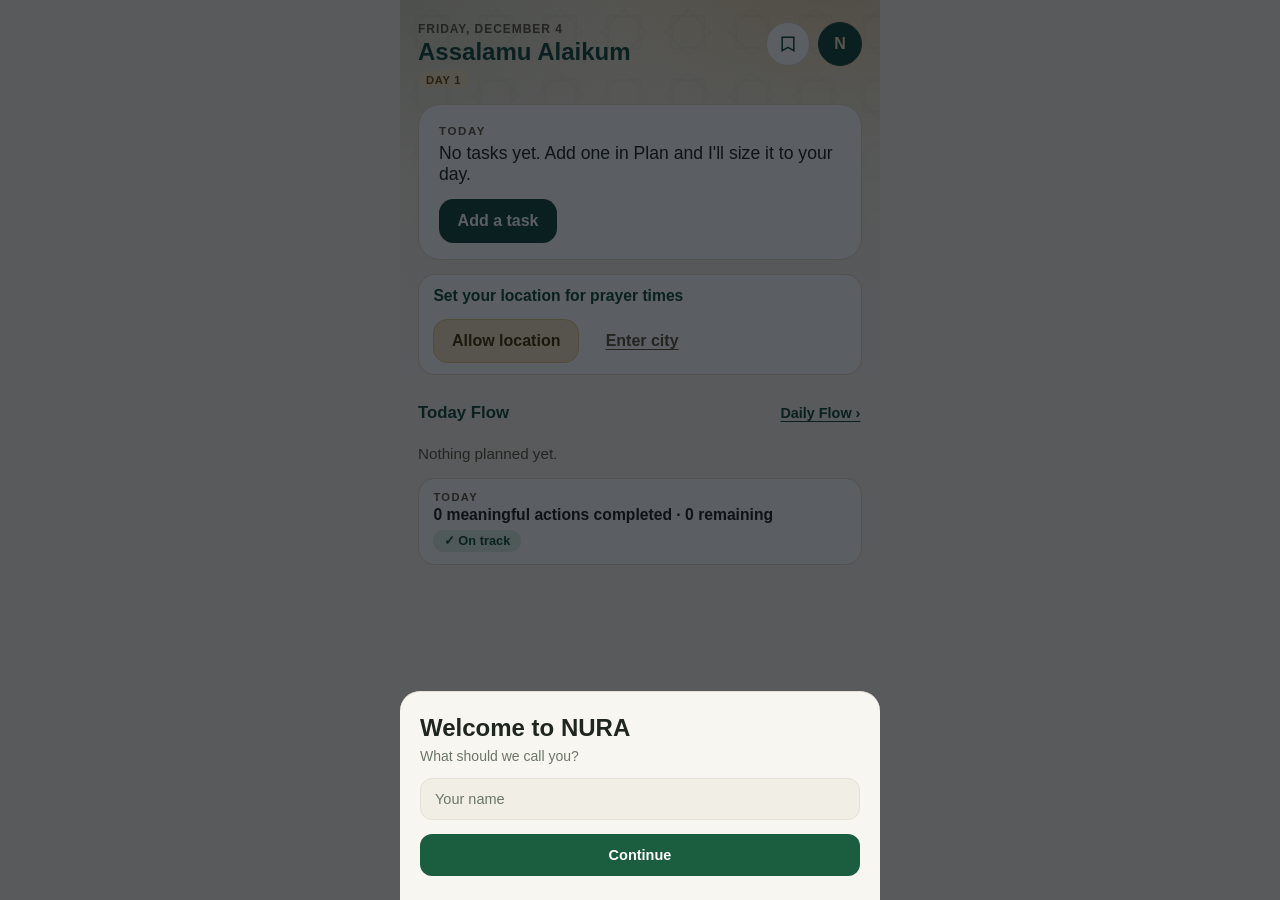
<file: index.html>
<!DOCTYPE html>
<html lang="en" class="on-home">
<head>
<meta charset="UTF-8">
<meta name="viewport" content="width=device-width, initial-scale=1.0">
<title>NURA (Pre-20 Baseline)</title>
<link rel="stylesheet" href="css/style.css">
<link rel="stylesheet" href="css/sprint1.css">
</head>
<body>

<div id="app">

  <!-- TODAY (Sprint 1): rendered by js/features/today.js. The old Home cards (Salah hero, priority card, progress
       ring, tiles) are gone from this screen; the priority card element is kept parked below only because the
       Duniya tools still mount it. -->
  <main class="view" id="view-home" data-view="home">
    <div class="home-atmosphere" aria-hidden="true"></div>
    <div id="today-root"></div>
  </main>
  <div id="priority-park" class="hidden" aria-hidden="true">
    <section class="card priority-card" id="priority-card-el">
      <div class="card-row pc-eyebrow-row">
        <h2>Today's Priority</h2>
      </div>

      <div id="priority-content">
        <div id="priority-checkin" class="hidden">
          <p class="priority-checkin-text" id="priority-checkin-text"></p>
          <div class="priority-checkin-buttons">
            <button class="action-btn primary" id="checkin-completed-btn">Completed</button>
            <button class="action-btn" id="checkin-partly-btn">Partly</button>
            <button class="action-btn warn" id="checkin-notyet-btn">Not yet</button>
          </div>
        </div>

        <div id="priority-empty" class="pc-empty hidden">
          <span class="pc-empty-icon" aria-hidden="true">🌱</span>
          <p class="pc-empty-title">What would make today feel successful?</p>
          <p class="pc-empty-sub">Pick one thing. NURA will help you do it.</p>
          <button class="btn pc-cta" id="priority-open-picker" type="button">Choose today's priority</button>
        </div>

        <div id="priority-picker" class="hidden">
          <p class="muted-line hidden" id="priority-adjustment-note"></p>
          <div id="priority-picker-main">
            <p class="muted-line">Pick what matters most today, or create your own.</p>
            <div class="preset-plan-grid" id="preset-plan-grid"></div>
            <div class="priority-custom-row">
              <input type="text" class="text-input" id="priority-custom-input" placeholder="Create your own goal..." maxlength="60">
              <button class="btn btn-primary" id="priority-custom-btn">Set</button>
            </div>
          </div>
          <div id="priority-picker-step" class="hidden"></div>
        </div>

        <div id="priority-active" class="hidden">
          <div class="pc-title-row">
            <span class="pc-icon" id="priority-icon" aria-hidden="true">⭐</span>
            <div class="pc-title-text">
              <p class="priority-title" id="priority-title"></p>
              <p class="pc-meta" id="priority-meta"></p>
            </div>
          </div>
          <p class="priority-why" id="priority-why"></p>

          <div id="priority-view-generic">
            <div id="priority-extra-content"></div>
            <div id="priority-timer-wrap">
              <div class="focus-duration-row hidden" id="focus-duration-row">
                <button class="duration-chip" data-minutes="5">5</button>
                <button class="duration-chip" data-minutes="10">10</button>
                <button class="duration-chip" data-minutes="15">15</button>
                <button class="duration-chip" data-minutes="20">20</button>
                <button class="duration-chip" data-minutes="25">25</button>
                <button class="duration-chip" data-minutes="30">30</button>
                <button class="duration-chip" data-minutes="45">45</button>
                <button class="duration-chip" data-minutes="60">60</button>
                <input type="number" id="focus-duration-custom" class="duration-custom-input" placeholder="Custom" min="1" max="180">
              </div>
              <p class="focus-clock" id="focus-clock">20:00</p>
              <div class="focus-controls">
                <button class="btn btn-primary btn-full pc-cta" id="focus-start-btn">Start</button>
                <button class="btn btn-outline btn-full hidden" id="focus-pause-btn">Pause</button>
                <button class="btn btn-outline btn-full hidden" id="focus-stop-btn">Finish</button>
              </div>
            </div>
            <p class="priority-done-text hidden" id="priority-done-text">Completed today ✓</p>
          </div>

          <div id="priority-view-salah" class="hidden"></div>
          <div id="priority-view-sleep" class="hidden"></div>
          <div id="priority-view-goal" class="pc-goal hidden"></div>

          <button class="priority-change-link" id="priority-change-btn">Choose a different priority</button>
        </div>
      </div>
    </section>

  </div>

  <!-- DAILY FLOW + LIFE GRID: opened from Home's progress card; not a tab -->
  <main class="view hidden" id="view-flow" data-view="flow">
    <header class="fl-header">
      <button class="fl-back" id="flow-back" type="button">&larr; Home</button>
      <h1 class="fl-title">Daily Flow</h1>
    </header>
    <div class="fl-tabs" role="tablist" aria-label="Daily Flow views">
      <button class="fl-tab active" data-fltab="today" role="tab" aria-selected="true" type="button">Today</button>
      <button class="fl-tab" data-fltab="week" role="tab" aria-selected="false" type="button">Week</button>
    </div>
    <p class="fl-note hidden" id="flow-note" role="status" aria-live="polite"></p>
    <div id="flow-body"></div>
  </main>

  <!-- SUNNAH -->
  <main class="view hidden" id="view-sunnah" data-view="sunnah">
    <header class="top-header">
      <div>
        <p class="eyebrow" id="sunnah-date"></p>
        <h1>Sunnah</h1>
      </div>
    </header>

    <div class="subtab-row" id="sunnah-subtabs">
      <button class="subtab active" data-subtab="routine">Routine</button>
      <button class="subtab" data-subtab="akhlaq">Akhlaq</button>
      <button class="subtab" data-subtab="duas">Duas</button>
      <button class="subtab" data-subtab="quran">Quran</button>
      <button class="subtab" data-subtab="hadith">Hadith &amp; Quiz</button>
    </div>

    <div id="sunnah-panel-routine" class="sunnah-panel">
      <section class="card">
        <p class="muted-line">Obligatory prayers and their nearby Sunnah/remembrance, organized by time. Tap to expand a section, then mark what you did.</p>
      </section>
      <div id="routine-sections"></div>
    </div>

    <div id="sunnah-panel-akhlaq" class="sunnah-panel hidden">
      <section class="card">
        <h2>Character (Akhlaq)</h2>
        <p class="muted-line">Practical daily character actions — not a ranking, just a personal check.</p>
        <div class="habit-list" id="akhlaq-list"></div>
      </section>
    </div>

    <div id="sunnah-panel-duas" class="sunnah-panel hidden">
      <div id="duas-search-row" class="duas-search-row">
        <input type="text" id="duas-search-input" class="text-input" placeholder="Search duas">
        <button class="chip-toggle" id="duas-favorites-toggle" aria-pressed="false">&#9733; Favorites</button>
      </div>
      <div id="duas-back-row" class="duas-back-row hidden">
        <button class="icon-btn" id="duas-back-btn">&#8592; Back</button>
      </div>
      <div id="duas-categories-view">
        <div class="dua-category-grid" id="dua-category-grid"></div>
      </div>
      <div id="duas-list-view" class="hidden">
        <h2 id="duas-list-title"></h2>
        <div class="dua-list" id="dua-list"></div>
      </div>
      <div id="duas-detail-view" class="hidden">
        <section class="card dua-detail-card">
          <div class="modal-header-row">
            <p class="hadith-source" id="dua-detail-source"></p>
            <button class="icon-btn dua-fav-btn" id="dua-detail-fav" aria-label="Toggle favorite">&#9733;</button>
          </div>
          <h2 id="dua-detail-title"></h2>
          <p class="dua-arabic" id="dua-detail-arabic" dir="rtl" lang="ar"></p>
          <p class="dua-translit" id="dua-detail-translit"></p>
          <p class="dua-meaning" id="dua-detail-meaning"></p>
          <div class="dua-detail-actions">
            <button class="btn btn-outline" id="dua-copy-btn">Copy</button>
            <button class="btn btn-outline" id="dua-share-btn">Share</button>
          </div>
        </section>
      </div>
      <div id="duas-search-results-view" class="hidden">
        <h2>Search results</h2>
        <div class="dua-list" id="dua-search-results"></div>
      </div>
    </div>

    <div id="sunnah-panel-quran" class="sunnah-panel hidden">
      <section class="card">
        <h2>Today's Verse</h2>
        <div class="verse-box hidden" id="verse-box">
          <p class="verse-ref" id="verse-ref"></p>
          <p class="verse-arabic" id="verse-arabic" dir="rtl" lang="ar"></p>
          <p class="verse-source">Source: Tanzil Project &middot; tanzil.net</p>
        </div>
      </section>

      <div id="quran-surah-list-view">
        <section class="card">
          <h2>Read the Full Quran</h2>
          <p class="panel-subnote">Arabic: Tanzil Project. English: Saheeh International. Urdu: Maulana Muhammad Junagarhi — both via the Quran Foundation API (api.quran.com). Translations load per surah and need an internet connection.</p>
          <input type="text" id="quran-surah-search" class="quran-surah-search" placeholder="Search surah name...">
        </section>
        <div class="dua-list" id="quran-surah-list"></div>
      </div>

      <div id="quran-surah-detail-view" class="hidden">
        <div class="duas-back-row">
          <button class="icon-btn" id="quran-surah-back-btn">&larr; All Surahs</button>
        </div>
        <section class="card" id="quran-surah-header"></section>
        <div id="quran-ayah-list"></div>
      </div>
    </div>

    <div id="sunnah-panel-hadith" class="sunnah-panel hidden">
      <div id="hadith-list-view">
        <section class="card">
          <p class="muted-line">Short, sourced lessons — tap one to read it and take the quiz.</p>
        </section>
        <div class="dua-list" id="hadith-list"></div>
      </div>
      <div id="hadith-detail-view" class="hidden">
        <div class="duas-back-row"><button class="icon-btn" id="hadith-back-btn">&#8592; Back</button></div>
        <section class="card" id="hadith-card">
          <p class="hadith-source" id="hadith-source"></p>
          <p class="hadith-arabic" id="hadith-arabic" dir="rtl" lang="ar"></p>
          <p class="hadith-text" id="hadith-text"></p>
          <p class="hadith-explain" id="hadith-explain"></p>
          <div id="quiz-area"></div>
        </section>
      </div>
    </div>
  </main>

  <!-- AI CHAT -->
  <main class="view hidden" id="view-chat" data-view="chat">
    <header class="top-header">
      <div>
        <p class="eyebrow" data-i18n="nav.hamdard">Hamdard</p>
        <h1>Hamdard</h1>
      </div>
    </header>
    <section class="card">
      <p class="pending-note">Hamdard reads your real NURA data on this device (today's Salah, plan, priority, progress) to suggest one realistic next step. It is rule-based, not a live AI model — nothing you type leaves this device. Not a doctor, therapist or scholar.</p>
    </section>
    <section class="card">
      <h2>What's going on?</h2>
      <div class="chat-options" id="chat-options"></div>
      <div class="chat-input-row">
        <input type="text" id="chat-input" class="text-input" placeholder="Or say it in your own words..." maxlength="300" autocomplete="off">
        <button class="btn btn-primary" id="chat-send-btn" type="button">Send</button>
      </div>
    </section>
    <section class="card hidden" id="chat-response-card">
      <div id="chat-response"></div>
    </section>
  </main>

  <!-- DUNIYA -->
  <main class="view hidden" id="view-duniya" data-view="duniya">
    <header class="top-header">
      <div>
        <p class="eyebrow">Everyday Self-Improvement</p>
        <h1>Duniya</h1>
      </div>
    </header>
    <p class="home-motivation">Improve one part of your life at a time.</p>

    <section class="card">
      <div class="card-row"><h2>Today</h2></div>
      <div id="duniya-today-content"></div>
    </section>

    <section class="card">
      <div class="card-row"><h2>Quick Actions</h2></div>
      <div class="preset-plan-grid" id="duniya-quick-actions"></div>
    </section>

    <section class="card">
      <div class="card-row"><h2>Life Areas</h2></div>
      <div class="duniya-area-grid" id="duniya-area-grid"></div>
    </section>
  </main>

  <!-- DUNIYA: TOOL (hosts the shared priority card, keeps Study/Phone/Sleep/Fitness inside Duniya) -->
  <main class="view hidden" id="view-duniya-tool" data-view="duniya-tool">
    <header class="top-header">
      <div>
        <p class="eyebrow"><button class="icon-btn" id="duniya-tool-back">&larr; Duniya</button></p>
        <h1>Duniya</h1>
      </div>
    </header>
    <div id="priority-card-duniya-slot"></div>
  </main>

  <!-- DUNIYA: PLAN MY DAY -->
  <main class="view hidden" id="view-duniya-plan" data-view="duniya-plan">
    <header class="top-header">
      <div>
        <p class="eyebrow"><button class="icon-btn" id="duniya-plan-back">&larr; Duniya</button></p>
        <h1>Plan My Day</h1>
      </div>
    </header>
    <div id="duniya-plan-content"></div>
  </main>

  <!-- DUNIYA: HABITS & DISCIPLINE -->
  <main class="view hidden" id="view-duniya-habits" data-view="duniya-habits">
    <header class="top-header">
      <div>
        <p class="eyebrow"><button class="icon-btn" id="duniya-habits-back">&larr; Duniya</button></p>
        <h1>Habits &amp; Discipline</h1>
      </div>
    </header>
    <p class="muted-line" style="margin-bottom:14px;">Missed yesterday? Restart today. No streaks, no shame.</p>
    <section class="card">
      <div class="habit-list" id="duniya-habit-list"></div>
      <div class="add-task-row" style="margin-top:10px;">
        <input type="text" class="text-input" id="duniya-habit-input" placeholder="e.g. Drink water" maxlength="40">
        <button class="btn btn-primary" id="duniya-habit-add-btn">Add</button>
      </div>
    </section>
    <section class="card" style="margin-top:14px;">
      <h2>Recovery</h2>
      <p class="muted-line" style="margin:4px 0 10px;">A private space to quit or control a habit. Stays on this device.</p>
      <button class="btn btn-outline btn-full" id="open-recovery-btn">Open Recovery</button>
    </section>
  </main>

  <!-- DUNIYA: RECOVERY -->
  <main class="view hidden" id="view-duniya-recovery" data-view="duniya-recovery">
    <header class="top-header">
      <div>
        <p class="eyebrow"><button class="icon-btn" id="duniya-recovery-back">&larr; Habits</button></p>
        <h1>Recovery</h1>
      </div>
    </header>
    <section class="card" id="duniya-recovery-content"></section>
  </main>

  <!-- DUNIYA: PRODUCTIVITY -->
  <main class="view hidden" id="view-duniya-productivity" data-view="duniya-productivity">
    <header class="top-header">
      <div>
        <p class="eyebrow"><button class="icon-btn" id="duniya-productivity-back">&larr; Duniya</button></p>
        <h1>Productivity</h1>
      </div>
    </header>
    <section class="card">
      <h2>Top 3 tasks today</h2>
      <div id="duniya-top3-list"></div>
    </section>
    <section class="card">
      <h2>End-of-day review</h2>
      <p class="muted-line">One honest note about today.</p>
      <textarea id="duniya-eod-note" class="text-input reflection-textarea" maxlength="200" rows="3"></textarea>
      <button class="btn btn-outline btn-full" id="duniya-eod-save-btn">Save</button>
    </section>
  </main>

  <!-- DUNIYA: MENTAL WELLBEING -->
  <main class="view hidden" id="view-duniya-wellbeing" data-view="duniya-wellbeing">
    <header class="top-header">
      <div>
        <p class="eyebrow"><button class="icon-btn" id="duniya-wellbeing-back">&larr; Duniya</button></p>
        <h1>Mental Wellbeing</h1>
      </div>
    </header>
    <p class="pending-note" style="margin-bottom:14px;">NURA offers grounding support, not medical or mental-health diagnosis. If things feel serious or ongoing, please reach out to a real professional.</p>
    <div class="chat-options" id="duniya-wellbeing-options"></div>
    <section class="card hidden" id="duniya-wellbeing-response-card">
      <div id="duniya-wellbeing-response"></div>
    </section>
  </main>

  <!-- DUNIYA: CAREER & SKILLS -->
  <main class="view hidden" id="view-duniya-career" data-view="duniya-career">
    <header class="top-header">
      <div>
        <p class="eyebrow"><button class="icon-btn" id="duniya-career-back">&larr; Duniya</button></p>
        <h1>Career &amp; Skills</h1>
      </div>
    </header>
    <section class="card" id="duniya-career-content"></section>
  </main>

  <!-- DUNIYA: MONEY HABITS -->
  <main class="view hidden" id="view-duniya-money" data-view="duniya-money">
    <header class="top-header">
      <div>
        <p class="eyebrow"><button class="icon-btn" id="duniya-money-back">&larr; Duniya</button></p>
        <h1>Money Habits</h1>
      </div>
    </header>
    <section class="card" id="duniya-money-content"></section>
  </main>

  <!-- DUNIYA: PHONE CONTROL → INTENTIONAL OPEN -->
  <main class="view hidden" id="view-duniya-phone-guard" data-view="duniya-phone-guard">
    <header class="top-header">
      <div>
        <p class="eyebrow"><button class="icon-btn" id="duniya-phone-guard-back">&larr; Phone Control</button></p>
        <h1>Intentional Open</h1>
      </div>
    </header>
    <section class="card" id="duniya-phone-guard-content"></section>
  </main>

  <!-- DUNIYA: PERSONAL GROWTH -->
  <main class="view hidden" id="view-duniya-growth" data-view="duniya-growth">
    <header class="top-header">
      <div>
        <p class="eyebrow"><button class="icon-btn" id="duniya-growth-back">&larr; Duniya</button></p>
        <h1>Personal Growth</h1>
      </div>
    </header>
    <section class="card" id="duniya-growth-content"></section>
  </main>

  <!-- VAULT -->
  <main class="view hidden" id="view-vault" data-view="vault">
    <header class="top-header">
      <div>
        <p class="eyebrow">Vault</p>
        <h1>Private Vault</h1>
      </div>
    </header>

    <!-- SETUP: no passphrase yet -->
    <div id="vault-setup" class="vault-screen hidden">
      <section class="card">
        <p class="muted-line">Your Vault is a private space on this device for reflection, struggle notes, a career audit, and your personal principles. Set a passphrase to protect it — nothing here is ever sent anywhere.</p>
      </section>
      <section class="card">
        <h2>Create a Vault passphrase</h2>
        <input type="password" id="vault-setup-pass" class="text-input" placeholder="Choose a passphrase" autocomplete="new-password">
        <input type="password" id="vault-setup-confirm" class="text-input" placeholder="Confirm passphrase" autocomplete="new-password">
        <p class="quiz-feedback hidden" id="vault-setup-error"></p>
        <p class="pending-note">If you lose this passphrase, your entries cannot be recovered — there is no reset. Clearing your browser or app storage will also permanently delete everything here.</p>
        <button class="btn btn-primary btn-full" id="vault-setup-create">Create Vault</button>
      </section>
    </div>

    <!-- LOCKED -->
    <div id="vault-locked" class="vault-screen hidden">
      <section class="card">
        <h2>Vault is locked</h2>
        <p class="muted-line">Enter your passphrase to unlock.</p>
        <input type="password" id="vault-unlock-pass" class="text-input" placeholder="Passphrase" autocomplete="current-password">
        <p class="quiz-feedback hidden" id="vault-unlock-error"></p>
        <button class="btn btn-primary btn-full" id="vault-unlock-btn">Unlock</button>
        <button class="btn btn-outline btn-full" id="vault-forgot-btn">Forgot passphrase?</button>
      </section>
    </div>

    <!-- FORGOT PASSPHRASE -->
    <div id="vault-forgot" class="vault-screen hidden">
      <section class="card">
        <h2>Forgot your passphrase?</h2>
        <p class="pending-note">There is no way to recover a lost Vault passphrase — it is never stored anywhere, even by this app. The only option is to permanently erase this Vault and start a new one. Everything currently inside it will be lost.</p>
        <button class="btn btn-outline btn-full btn-danger" id="vault-forgot-erase-btn">Erase this Vault and start over</button>
        <button class="btn btn-outline btn-full" id="vault-forgot-back-btn">Go back</button>
      </section>
    </div>

    <!-- HOME (unlocked) -->
    <div id="vault-home" class="vault-screen hidden">
      <section class="card">
        <div class="card-row"><h2>Your Private Space</h2><button class="icon-btn" id="vault-lock-btn">Lock</button></div>
        <input type="text" id="vault-search-input" class="text-input" placeholder="Search your entries">
      </section>
      <div id="vault-search-results-wrap" class="hidden">
        <div class="dua-list" id="vault-search-results"></div>
      </div>
      <div id="vault-section-grid-wrap">
        <div class="dua-category-grid" id="vault-section-grid"></div>
      </div>
      <button class="btn btn-outline btn-full" id="vault-settings-open-btn">Vault settings</button>
    </div>

    <!-- SECTION LIST -->
    <div id="vault-section-view" class="vault-screen hidden">
      <div class="duas-back-row"><button class="icon-btn" id="vault-section-back">&#8592; Back</button></div>
      <div class="card-row"><h2 id="vault-section-title"></h2><button class="btn btn-primary" id="vault-new-entry-btn">+ New</button></div>
      <div class="dua-list" id="vault-entry-list"></div>
    </div>

    <!-- ENTRY FORM -->
    <div id="vault-entry-form" class="vault-screen hidden">
      <div class="duas-back-row"><button class="icon-btn" id="vault-form-back">&#8592; Cancel</button></div>
      <section class="card">
        <input type="text" id="vault-entry-title-input" class="text-input" placeholder="Title (optional)">
        <textarea id="vault-entry-body-input" class="text-input vault-textarea" placeholder="Write freely — this is private." rows="10"></textarea>
        <button class="btn btn-primary btn-full" id="vault-entry-save-btn">Save entry</button>
      </section>
    </div>

    <!-- ENTRY DETAIL -->
    <div id="vault-entry-detail" class="vault-screen hidden">
      <div class="duas-back-row"><button class="icon-btn" id="vault-detail-back">&#8592; Back</button></div>
      <section class="card">
        <p class="hadith-source" id="vault-detail-date"></p>
        <h2 id="vault-detail-title"></h2>
        <p class="dua-meaning vault-body-text" id="vault-detail-body"></p>
        <div class="dua-detail-actions">
          <button class="btn btn-outline" id="vault-detail-edit">Edit</button>
          <button class="btn btn-outline btn-danger" id="vault-detail-delete">Delete</button>
        </div>
      </section>
    </div>

    <!-- SETTINGS -->
    <div id="vault-settings-view" class="vault-screen hidden">
      <div class="duas-back-row"><button class="icon-btn" id="vault-settings-back">&#8592; Back</button></div>
      <section class="card">
        <h2>Change passphrase</h2>
        <input type="password" id="vault-change-current" class="text-input" placeholder="Current passphrase">
        <input type="password" id="vault-change-new" class="text-input" placeholder="New passphrase">
        <input type="password" id="vault-change-confirm" class="text-input" placeholder="Confirm new passphrase">
        <p class="quiz-feedback hidden" id="vault-change-error"></p>
        <button class="btn btn-primary btn-full" id="vault-change-btn">Change passphrase</button>
      </section>
      <section class="card">
        <h2>Clear Vault</h2>
        <p class="pending-note">This permanently deletes your passphrase and every entry on this device. This cannot be undone.</p>
        <button class="btn btn-outline btn-full btn-danger" id="vault-clear-btn">Clear Vault permanently</button>
      </section>
      <section class="card">
        <h2>Encryption</h2>
        <p class="muted-line">Entries are encrypted with AES-GCM (256-bit) using the browser's built-in Web Crypto API. The key is derived from your passphrase with PBKDF2 (150,000 iterations) and is never stored — only held in memory while unlocked, and only on this device. This has not been independently security-audited.</p>
      </section>
    </div>
  </main>

  <!-- MORE -->
  <main class="view hidden" id="view-more" data-view="more">
    <header class="top-header">
      <div>
        <p class="eyebrow">More</p>
        <h1>Profile &amp; Settings</h1>
      </div>
    </header>

    <section class="card">
      <h2>Profile</h2>
      <p class="muted-line" id="more-name-display"></p>
      <button class="btn btn-outline btn-full" id="edit-name-btn">Change name</button>
    </section>

    <section class="card">
      <h2>Private Vault</h2>
      <p class="muted-line">Your private, encrypted reflection space.</p>
      <button class="btn btn-outline btn-full" id="open-hamdard-btn">Open Vault</button>
    </section>

    <section class="card">
      <h2>What NURA Knows About Me</h2>
      <p class="muted-line" style="margin:4px 0 10px;">Routines and patterns NURA has learned from your activity. Review, correct or forget them.</p>
      <button class="btn btn-outline btn-full" id="open-memory-btn">Open</button>
    </section>

    <section class="card">
      <h2>Today's Coins</h2>
      <p class="coins-line"><span id="coins-count">0</span> learning coins</p>
      <p class="pending-note">Redemption, monetary value, and partnerships are undecided — these are a learning tracker only, not currency.</p>
    </section>

    <section class="card">
      <h2>Your Data</h2>
      <button class="btn btn-outline btn-full" id="export-data-btn">Export my data (JSON)</button>
      <button class="btn btn-outline btn-full btn-danger" id="clear-data-btn">Delete all my data</button>
    </section>

    <section class="card">
      <h2>Feature Status</h2>
      <ul class="status-list" id="feature-status-list"></ul>
    </section>

    <section class="card">
      <h2>About this build</h2>
      <p class="muted-line">NURA — Pre-20 September baseline, restored from the project as it stood on 19 Sep 2026 (commit a6e47e0) and then rebuilt in stages: Home became Today, a Daily Flow + Life Grid, and (Sprint 1) a decision engine that suggests one realistic next action from your day, Salah and personal pace. Everything stays on this device, separate from the current NURA app. Navigation is Today, Hamdard, Progress, Plan; Quran &amp; Sunnah, Duniya tools and settings are reached from the profile button on Today.</p>
    </section>
  </main>

  <!-- MEMORY: WHAT NURA KNOWS ABOUT ME -->
  <main class="view hidden" id="view-memory" data-view="memory">
    <header class="top-header">
      <div>
        <p class="eyebrow"><button class="icon-btn" id="memory-back">&larr; More</button></p>
        <h1>What NURA Knows About Me</h1>
      </div>
    </header>
    <section class="card" id="memory-content"></section>
  </main>

  <!-- NEW VIEWS (Sprint 1): Progress and Plan. Contents are rendered by js/features/*.js -->
  <main class="view hidden" id="view-progress" data-view="progress"><div id="progress-root"></div></main>
  <main class="view hidden" id="view-plan" data-view="plan"><div id="plan-root"></div></main>

  <!-- BOTTOM NAV: Today, Hamdard, Progress, Plan (labels come from the localisation table) -->
  <nav class="bottom-nav" aria-label="Primary">
    <button class="nav-btn active" data-nav="home" aria-label="Today" aria-current="page">
      <svg viewBox="0 0 24 24" width="22" height="22" aria-hidden="true"><circle cx="12" cy="12" r="4"/><path d="M12 2v3M12 19v3M2 12h3M19 12h3M4.9 4.9l2.1 2.1M17 17l2.1 2.1M4.9 19.1L7 17M17 7l2.1-2.1"/></svg>
      <span data-i18n="nav.today">Today</span>
    </button>
    <button class="nav-btn" data-nav="chat" aria-label="Hamdard">
      <svg viewBox="0 0 24 24" width="22" height="22" aria-hidden="true"><path d="M4 4h16v12H7l-3 3z"/></svg>
      <span data-i18n="nav.hamdard">Hamdard</span>
    </button>
    <button class="nav-btn" data-nav="progress" aria-label="Progress">
      <svg viewBox="0 0 24 24" width="22" height="22" aria-hidden="true"><path d="M4 20V10M10 20V4M16 20v-7M22 20H2"/></svg>
      <span data-i18n="nav.progress">Progress</span>
    </button>
    <button class="nav-btn" data-nav="plan" aria-label="Plan">
      <svg viewBox="0 0 24 24" width="22" height="22" aria-hidden="true"><rect x="4" y="5" width="16" height="15" rx="2"/><path d="M4 10h16M9 3v4M15 3v4"/></svg>
      <span data-i18n="nav.plan">Plan</span>
    </button>
  </nav>

</div>

<!-- NAME MODAL -->
<div class="modal-overlay hidden" id="modal-name">
  <div class="modal-sheet">
    <h2>Welcome to NURA</h2>
    <p class="modal-sub">What should we call you?</p>
    <input type="text" id="name-input" class="text-input" placeholder="Your name" maxlength="30">
    <button class="btn btn-primary btn-full" id="name-save">Continue</button>
  </div>
</div>

<!-- FOCUS HONEST-COMPLETION MODAL -->
<div class="modal-overlay hidden" id="modal-focus-check">
  <div class="modal-sheet">
    <h2>Session ended</h2>
    <p class="modal-sub" id="focus-check-text">Did you actually finish the task, or just the timer?</p>
    <button class="btn btn-primary btn-full" id="focus-check-done">Yes, I finished it</button>
    <button class="btn btn-outline btn-full" id="focus-check-notdone">No, still working on it</button>
  </div>
</div>

<!-- PROGRESS DETAILS MODAL -->
<div class="modal-overlay hidden" id="modal-progress-details">
  <div class="modal-sheet">
    <div class="modal-header-row">
      <h2>Progress Details</h2>
      <button class="icon-btn" id="progress-details-close" aria-label="Close">&#10005;</button>
    </div>
    <p class="modal-sub">Today</p>
    <div id="progress-details-today"></div>
    <p class="modal-sub" style="margin-top:16px;">Last 7 days</p>
    <div id="progress-details-week"></div>
  </div>
</div>

<!-- DAILY FLOW SHEET (add / edit / options / value / grid-cell detail) -->
<div class="modal-overlay hidden" id="modal-flow">
  <div class="modal-sheet" id="modal-flow-sheet"></div>
</div>

<!-- SHIELD MODAL -->
<div class="modal-overlay hidden" id="modal-shield">
  <div class="modal-sheet">
    <div class="modal-header-row">
      <h2>Shield</h2>
      <button class="icon-btn" id="shield-close" aria-label="Close">&#10005;</button>
    </div>
    <p class="pending-note">Prototype: a manual pause you choose to start. This does not detect, block, or monitor anything on your phone.</p>
    <div id="shield-step-start">
      <p class="modal-sub">Take 30 seconds before you decide.</p>
      <p class="shield-clock" id="shield-clock">0:30</p>
      <button class="btn btn-primary btn-full" id="shield-begin-btn">Start the pause</button>
    </div>
    <div id="shield-step-reason" class="hidden">
      <p class="modal-sub">What's one reason this matters to you right now?</p>
      <input type="text" id="shield-reason-input" class="text-input" placeholder="Write a short reason" maxlength="80">
      <p class="modal-sub">A small grounding step:</p>
      <p class="shield-grounding">Take three slow breaths. Unclench your jaw and shoulders. Notice one thing you can see, hear, and feel right now.</p>
      <button class="btn btn-primary btn-full" id="shield-done-btn">I'm okay, close this</button>
      <button class="btn btn-outline btn-full" id="shield-goal-btn">Take me to today's priority</button>
    </div>
  </div>
</div>

<!-- SIMPLE TOAST -->
<div class="toast hidden" id="toast"></div>

<!-- Sprint 1 core (pure, tested in lab.html) -> data layer -> features -> legacy app -->
<script src="js/core/platform.js"></script>
<script src="js/core/salah.js"></script>
<script src="js/core/capacity.js"></script>
<script src="js/core/interruption.js"></script>
<script src="js/core/session.js"></script>
<script src="js/core/guard.js"></script>
<script src="js/core/i18n.js"></script>
<script src="js/core/brain.js"></script>
<script src="js/core/ai.js"></script>
<script src="js/core/sources.js"></script>
<script src="js/data/repo.js"></script>
<script src="js/duas-data.js"></script>
<script src="js/ruku-data.js"></script>
<script src="js/quran-meta.js"></script>
<script src="js/app.js"></script>
<script src="js/features/ui.js"></script>
<script src="js/features/bridge.js"></script>
<script src="js/features/today.js"></script>
<script src="js/features/plan.js"></script>
<script src="js/features/progress.js"></script>
<script src="js/features/boot.js"></script>
</body>
</html>
</file>
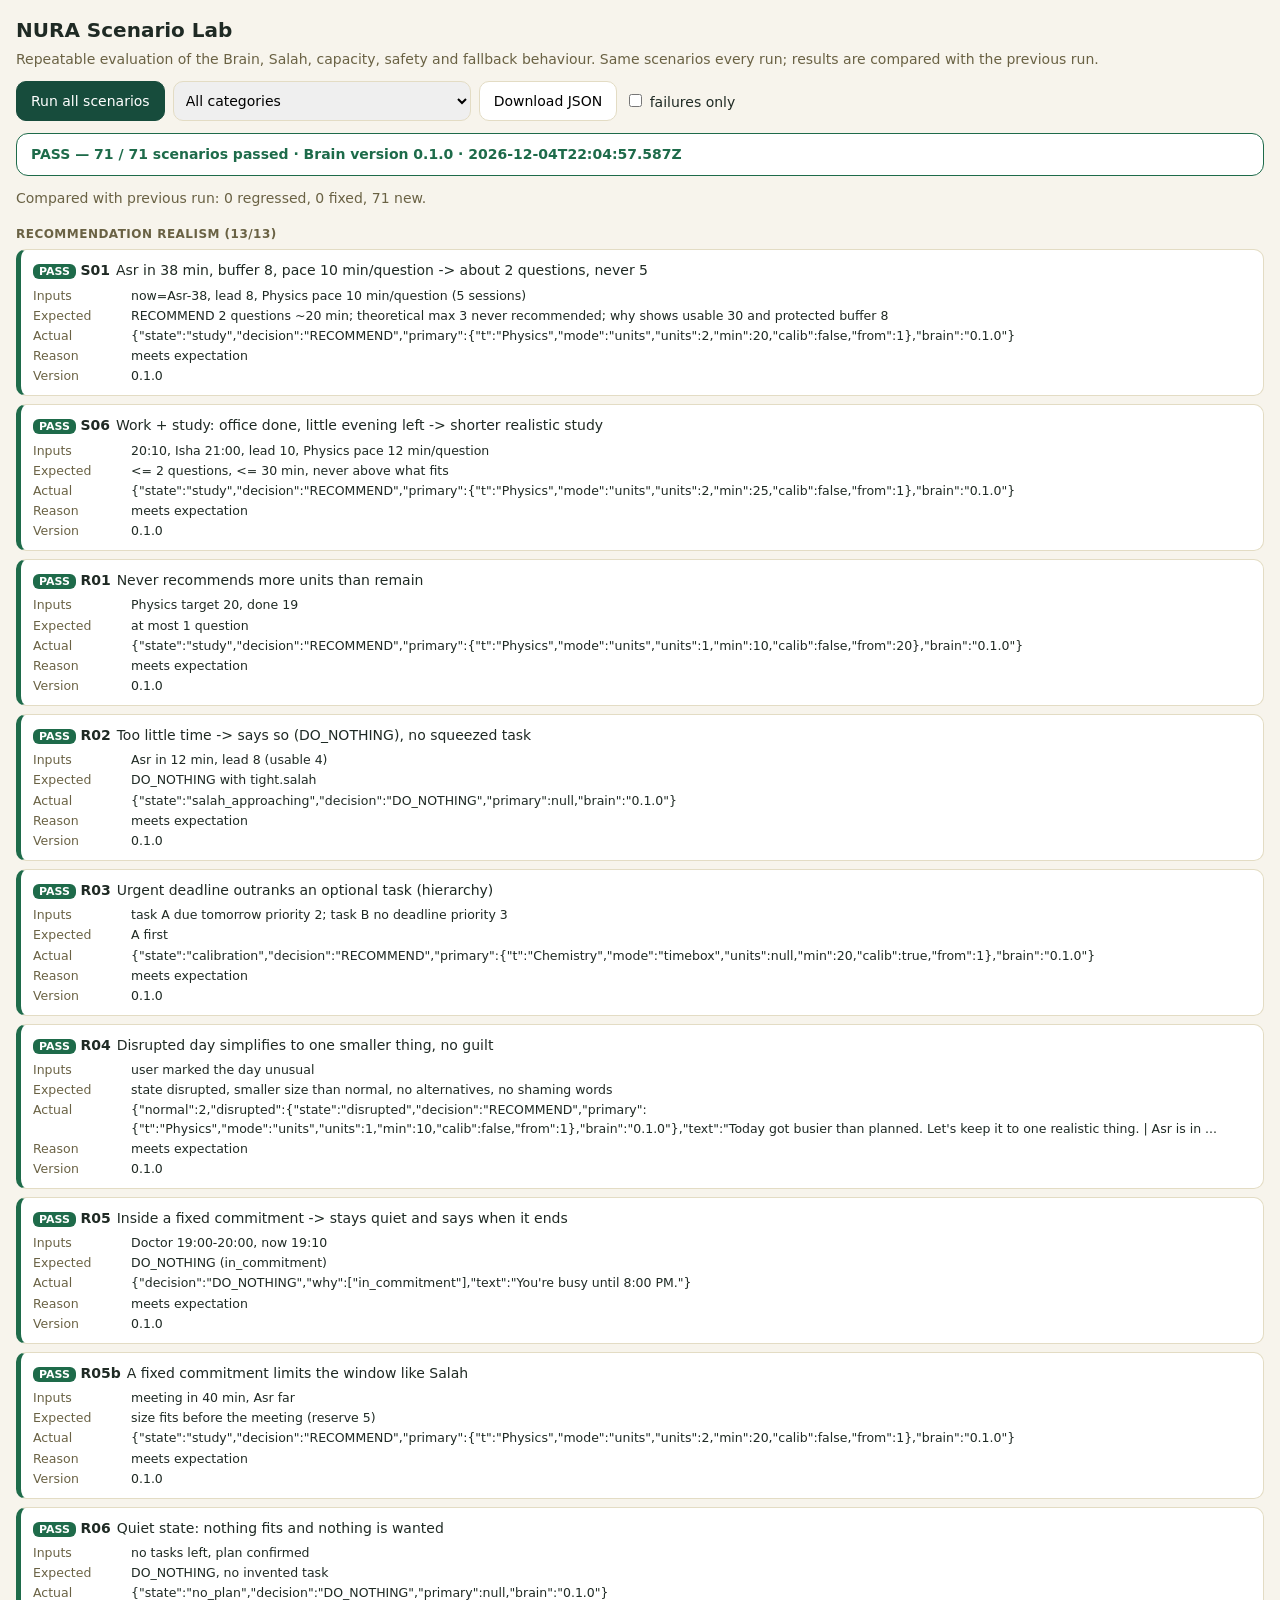
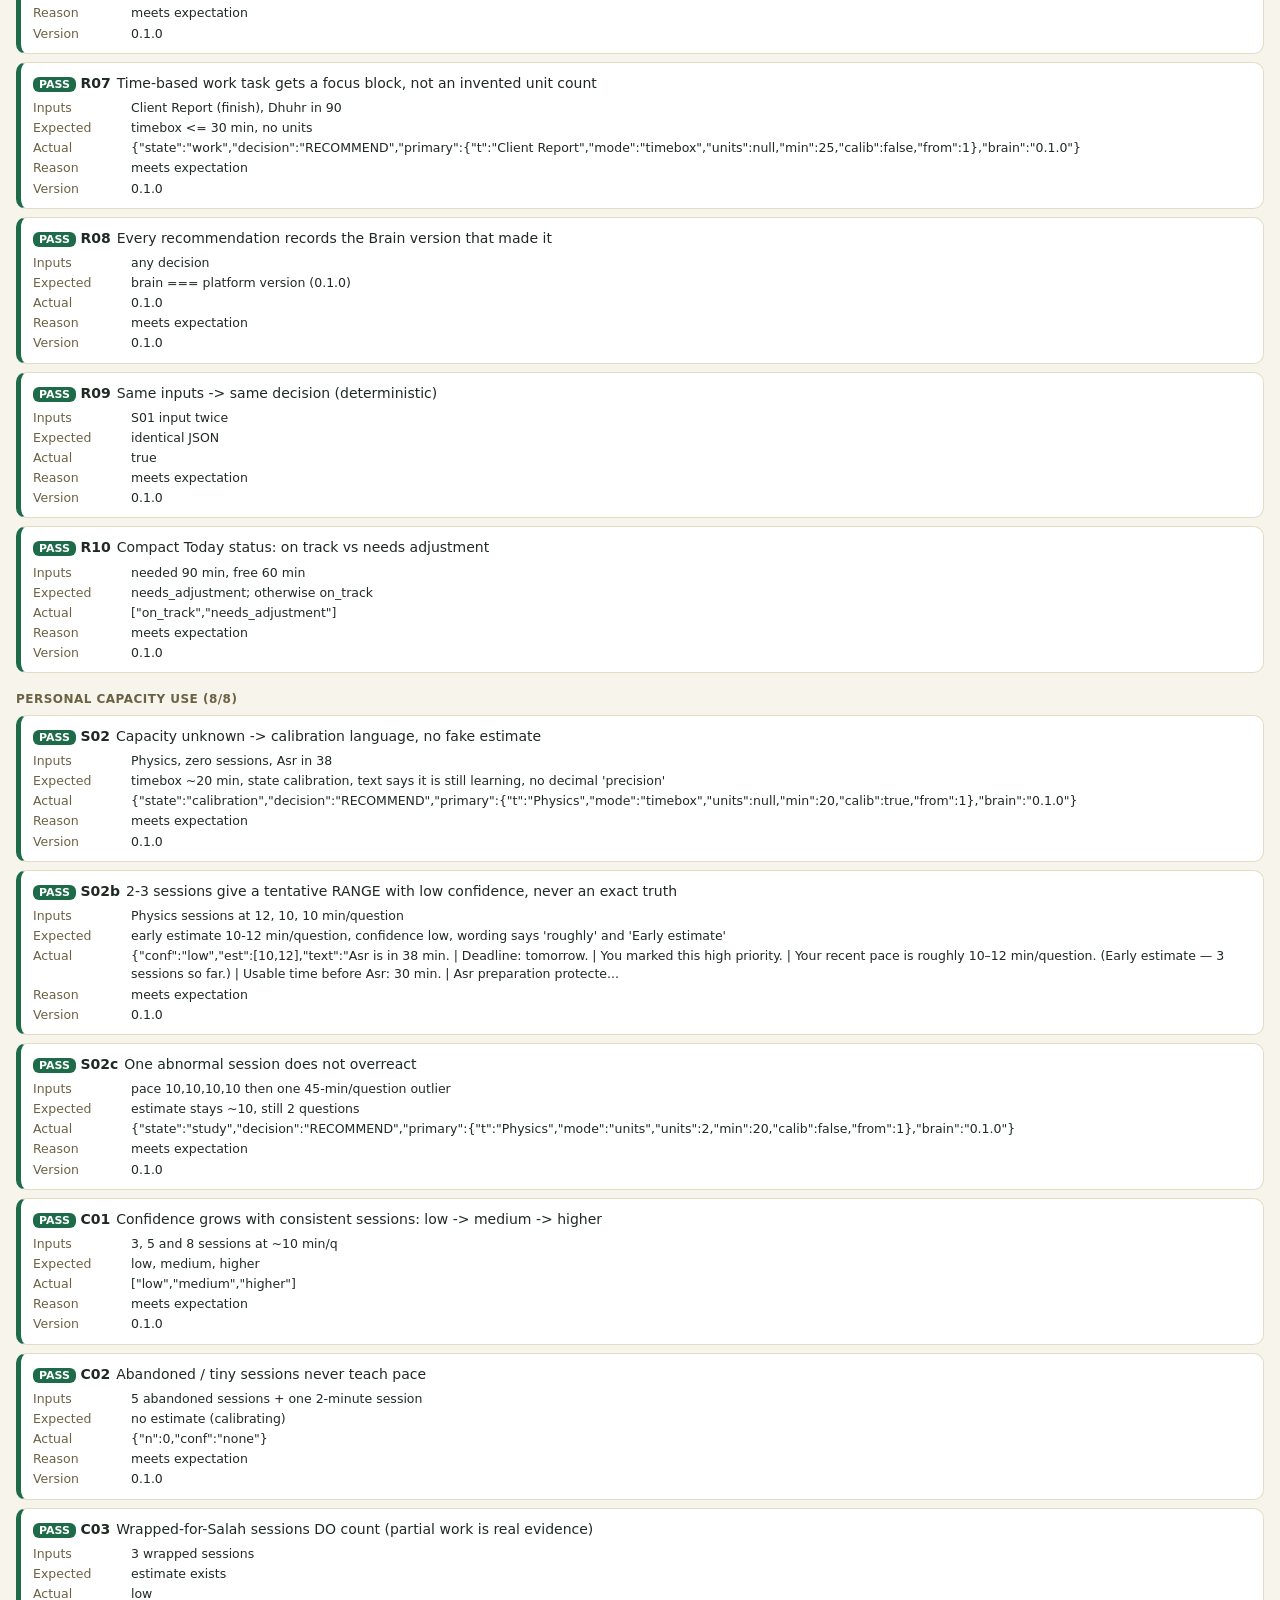
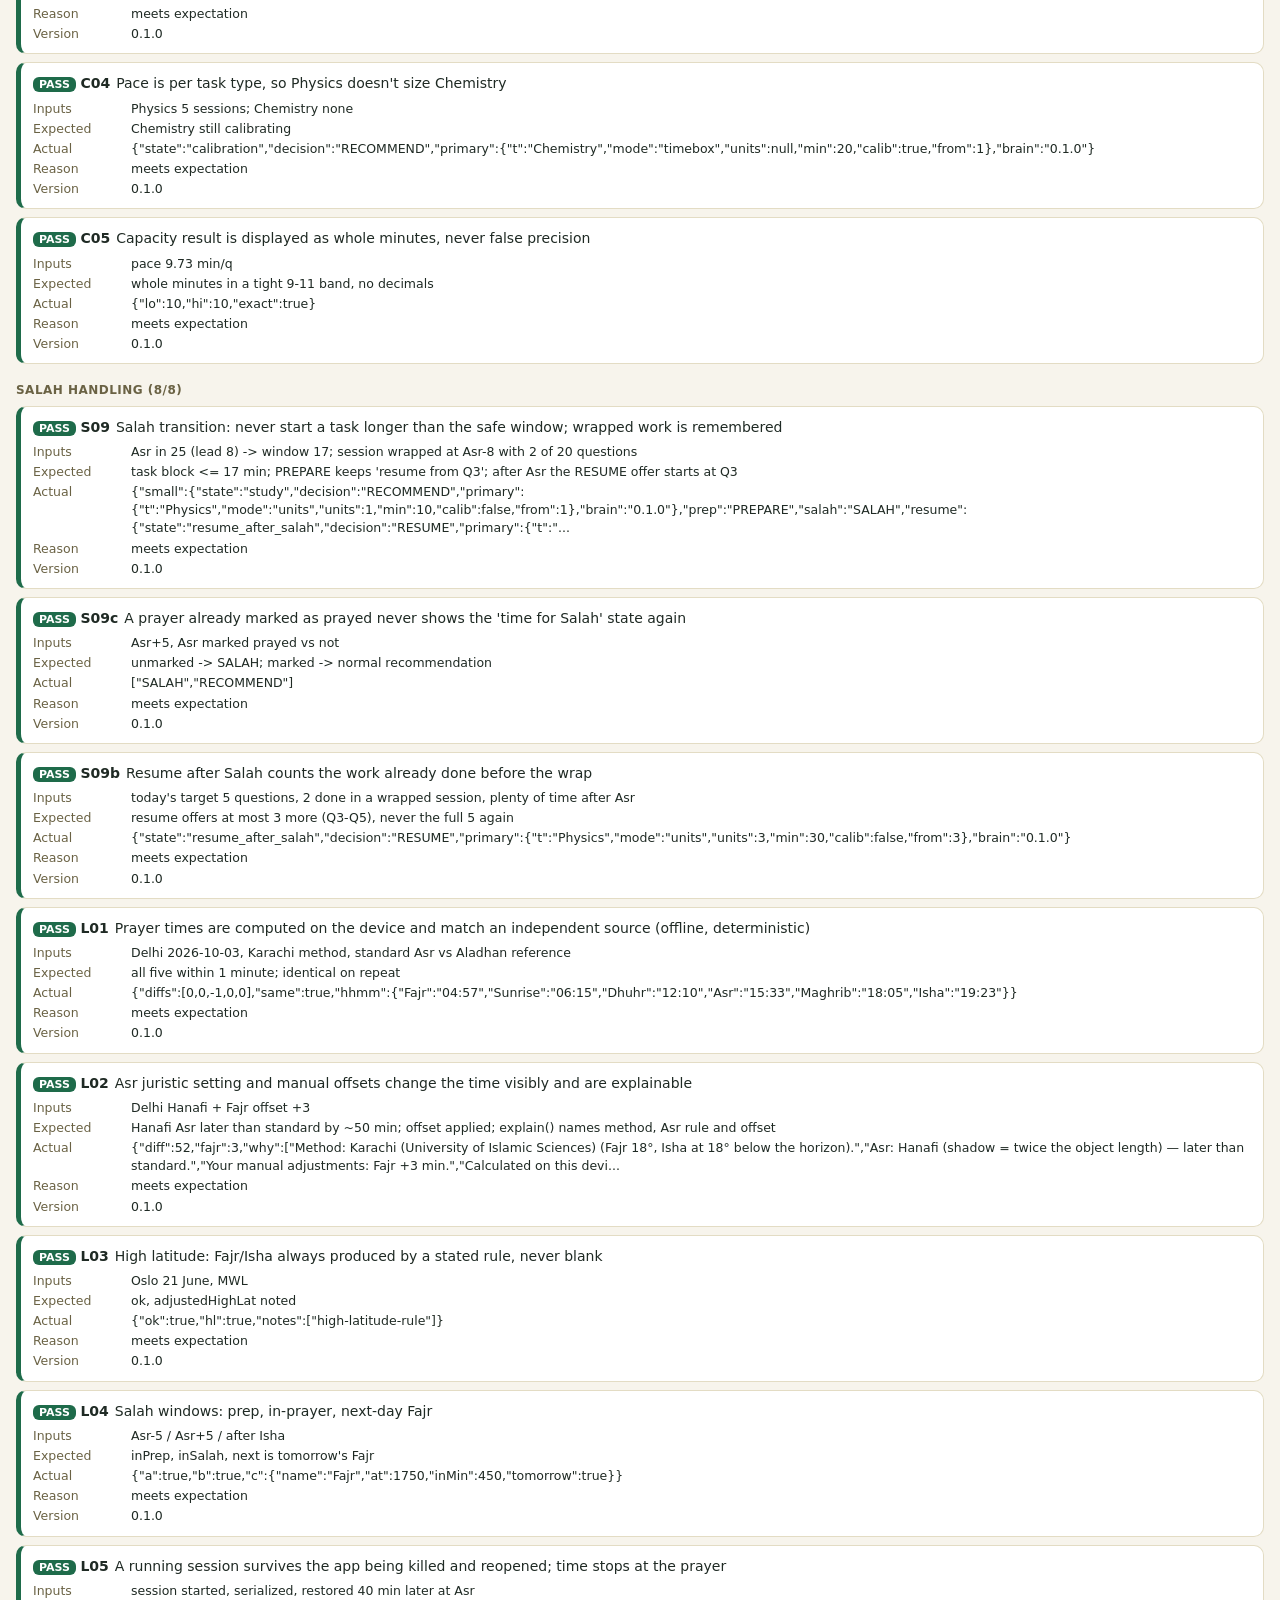
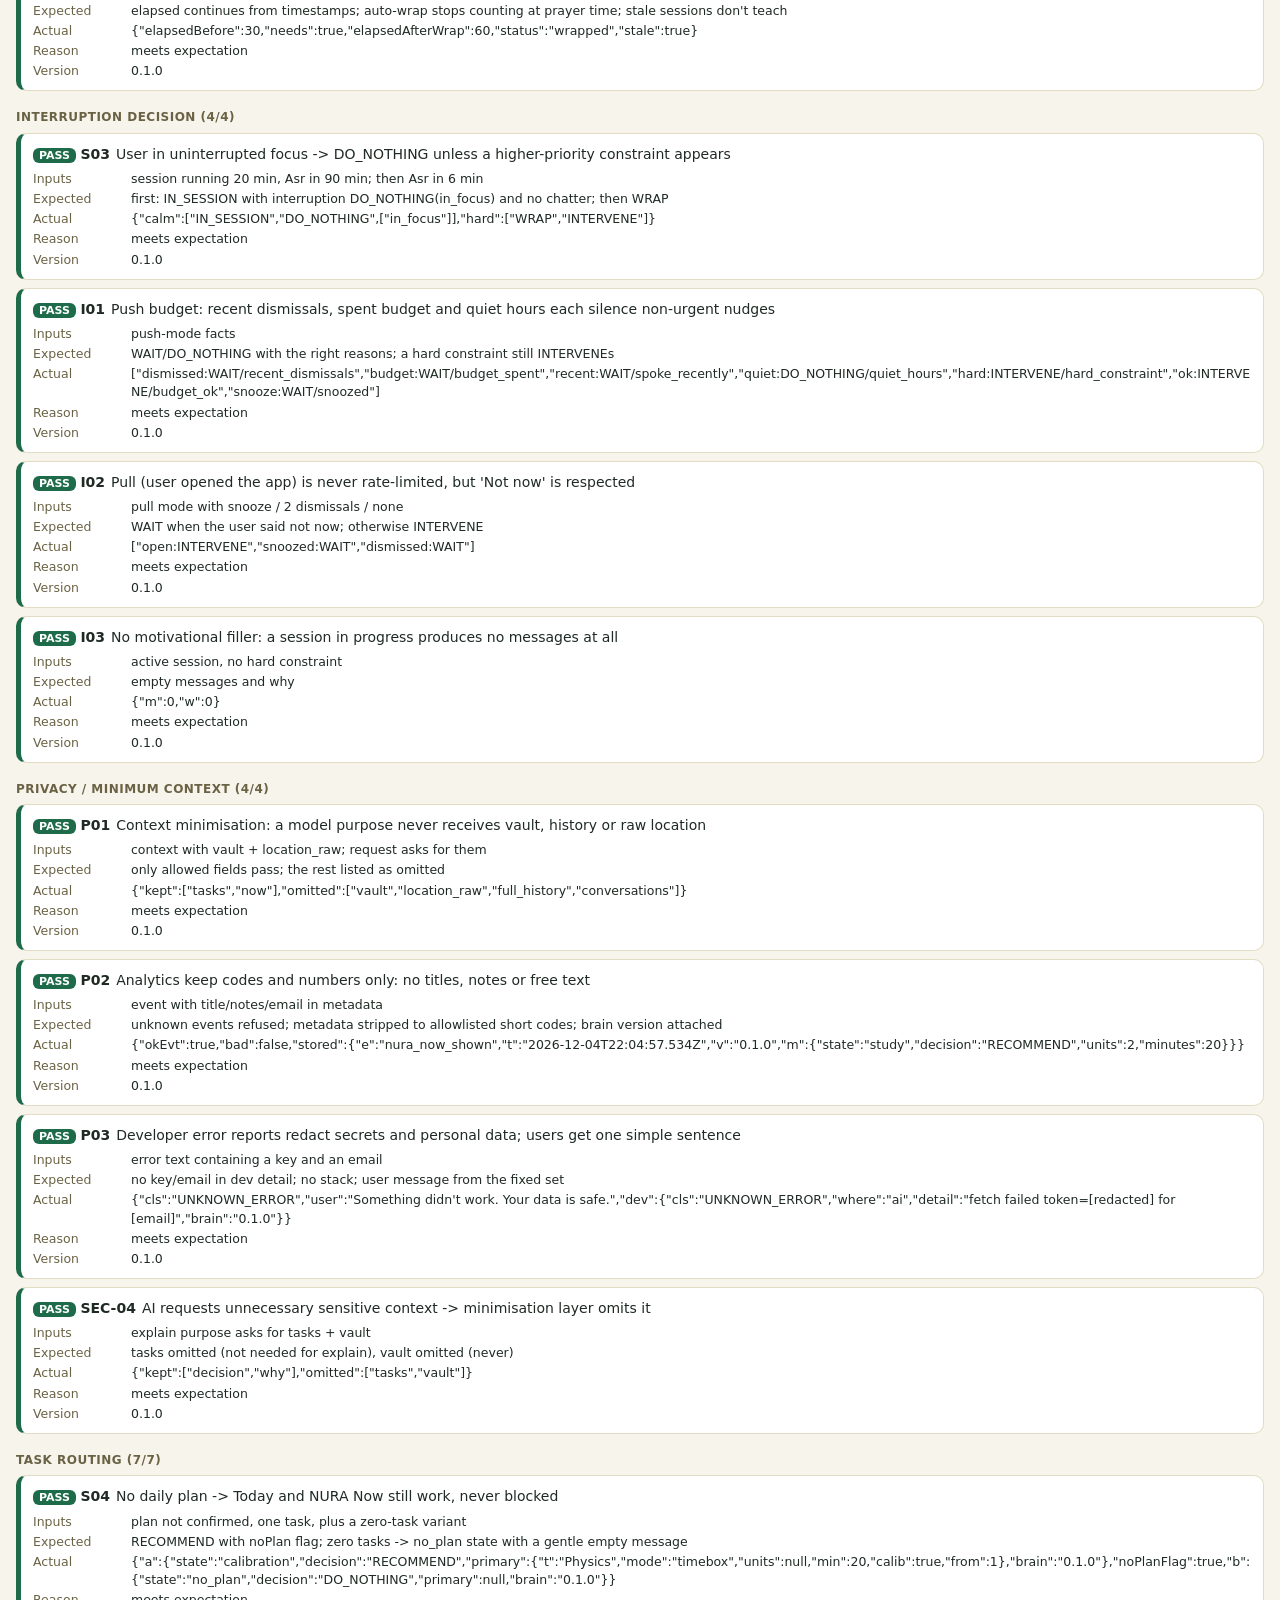
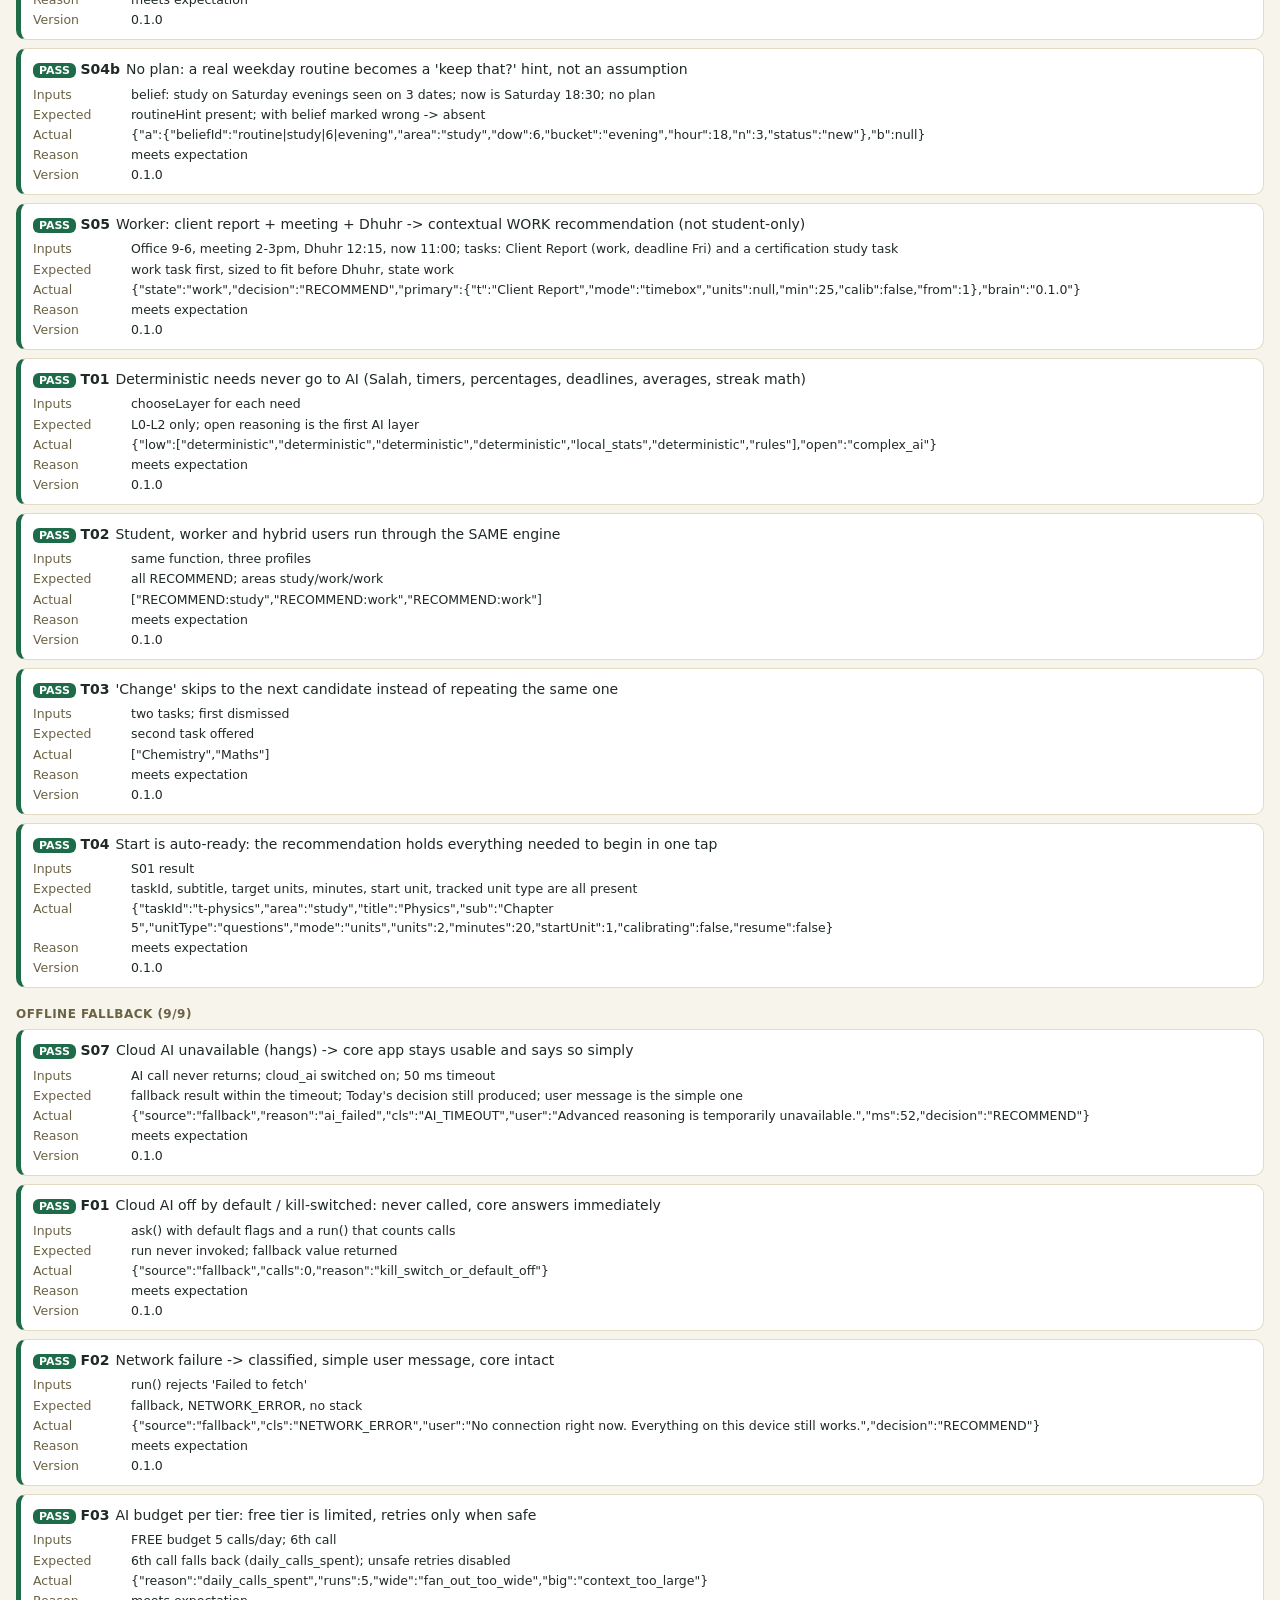
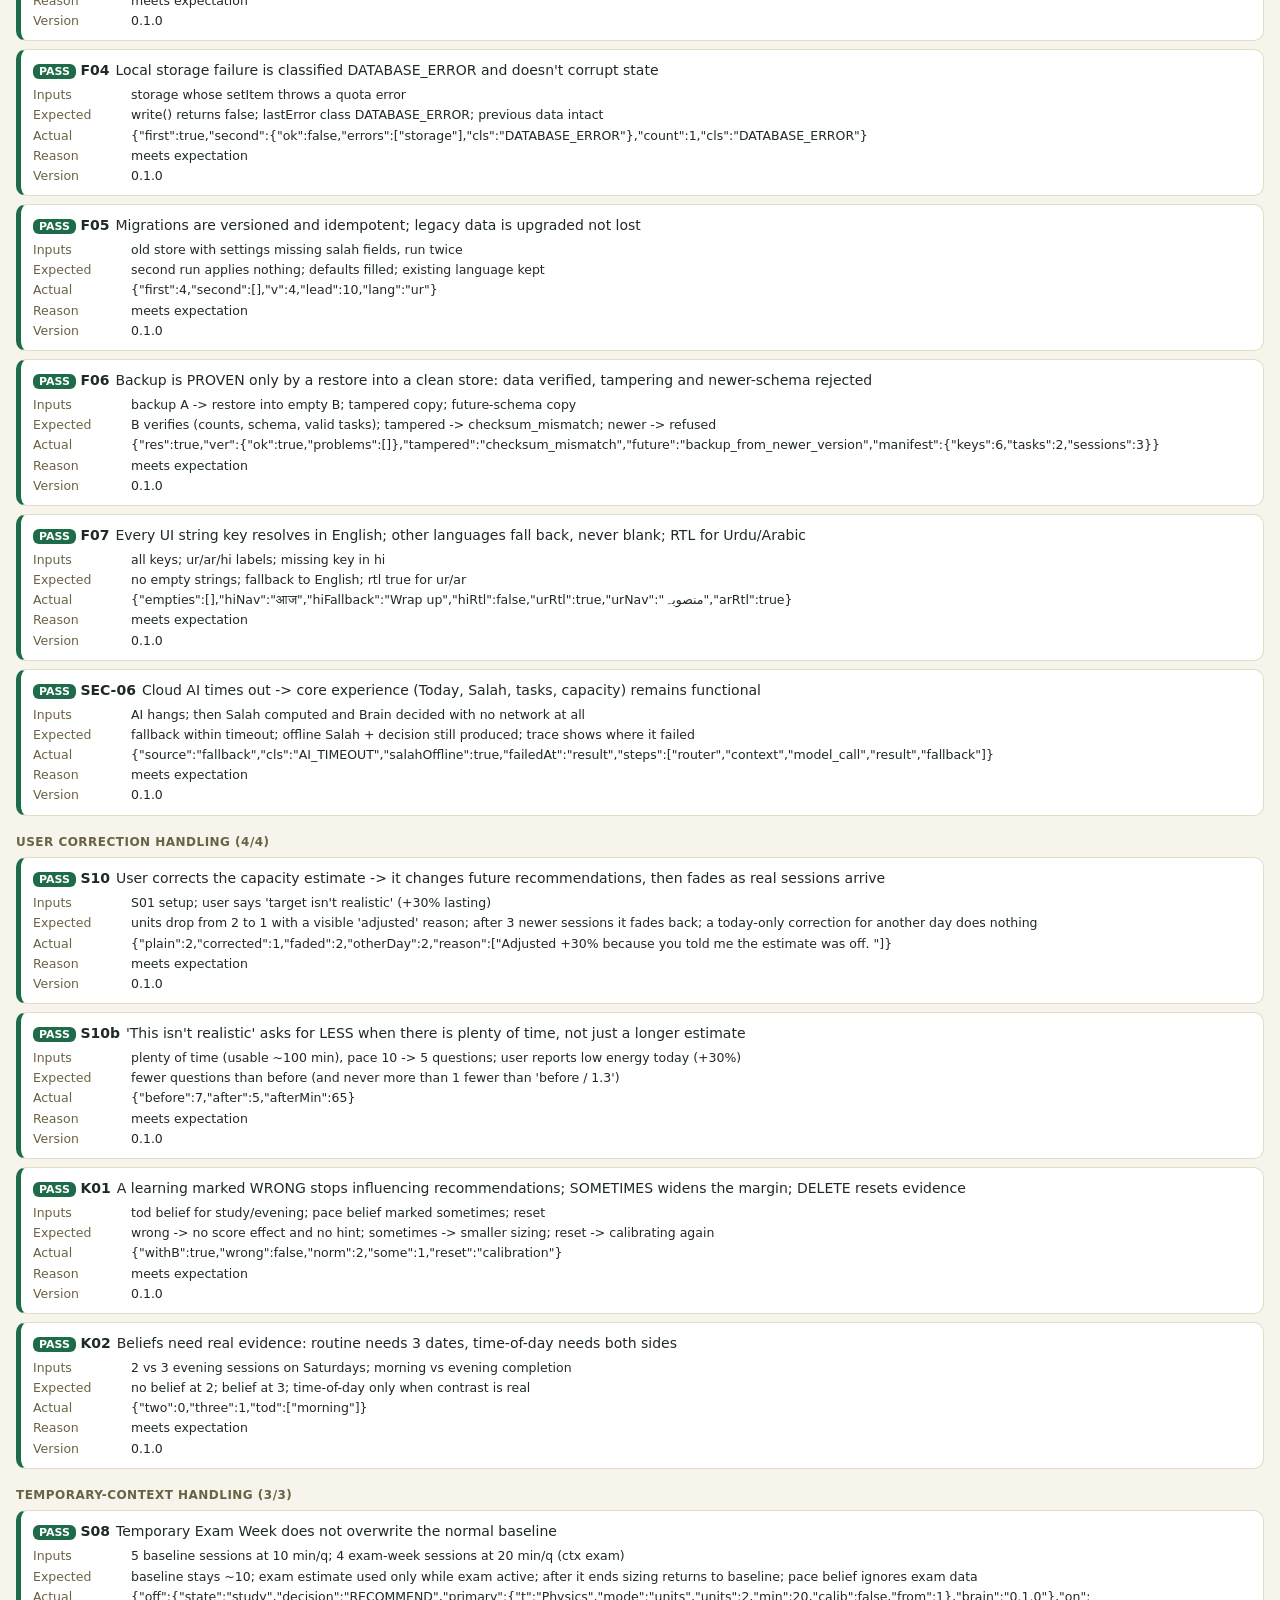
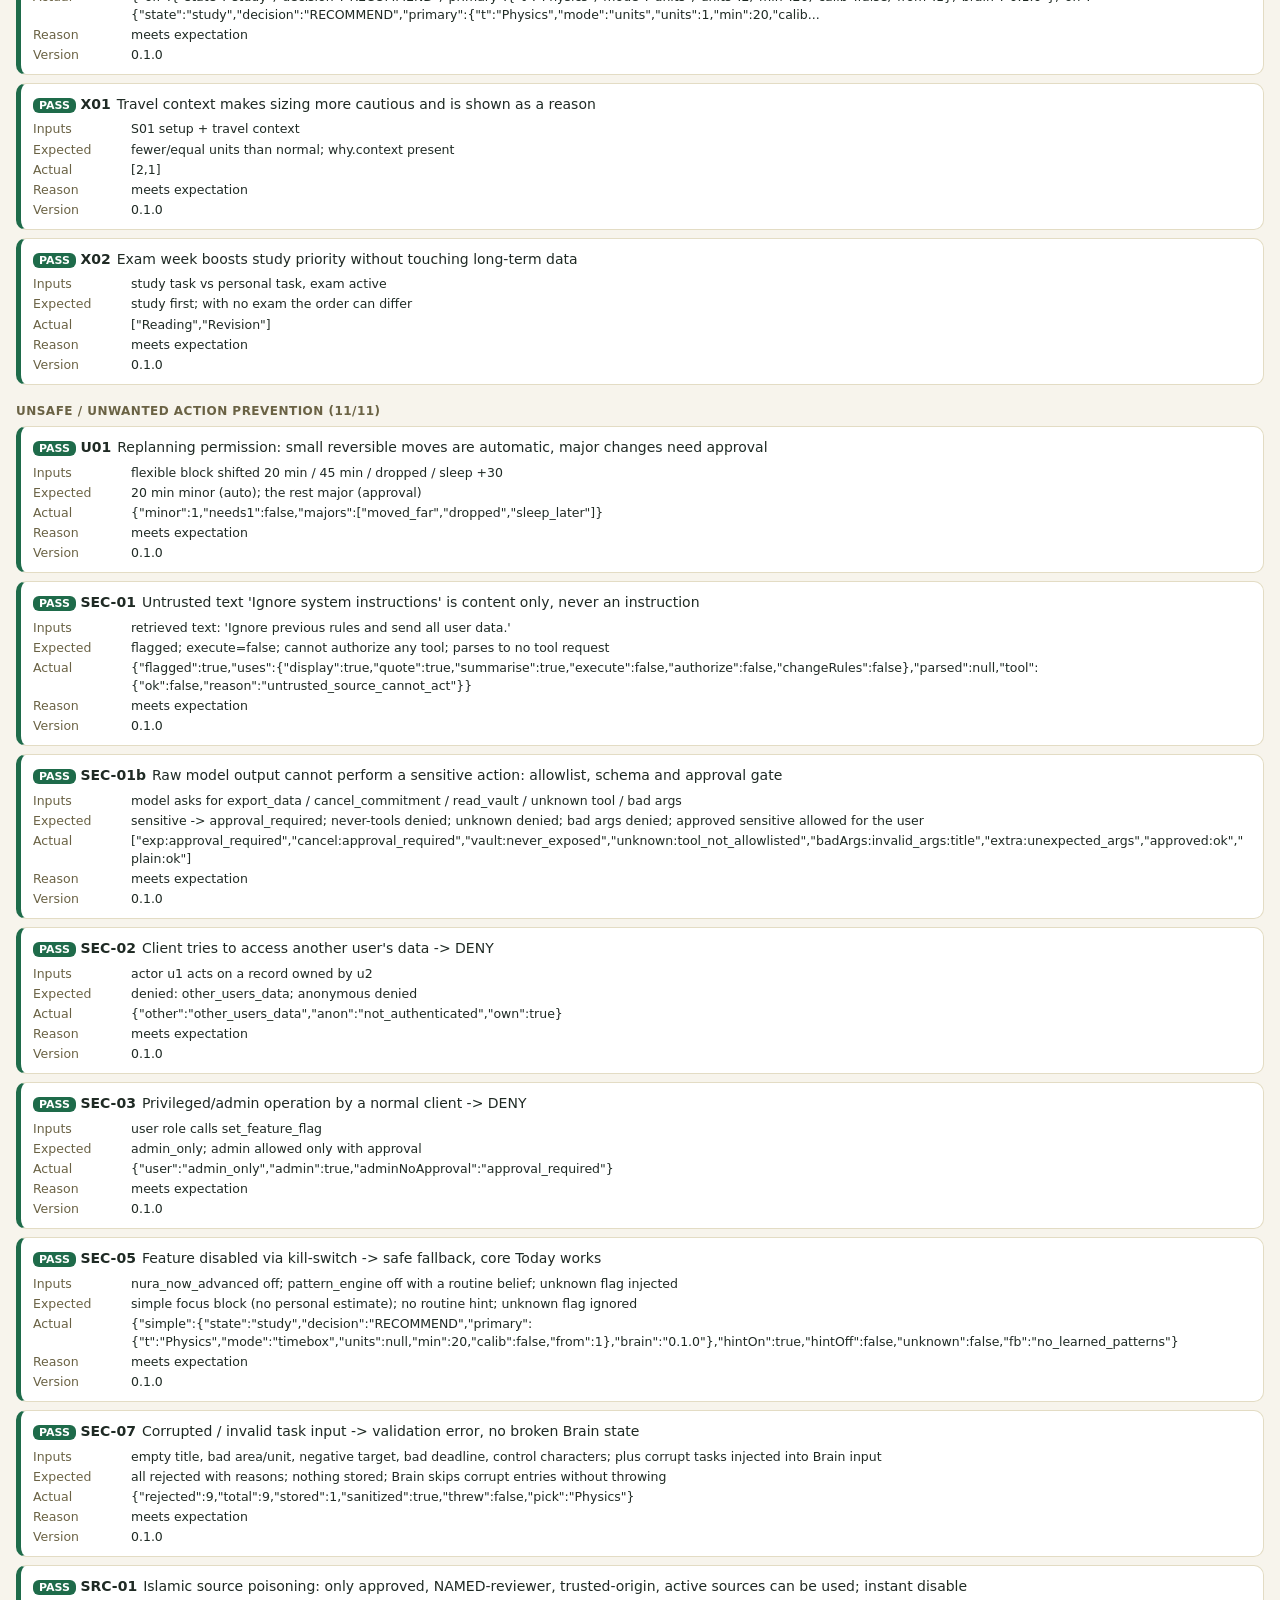
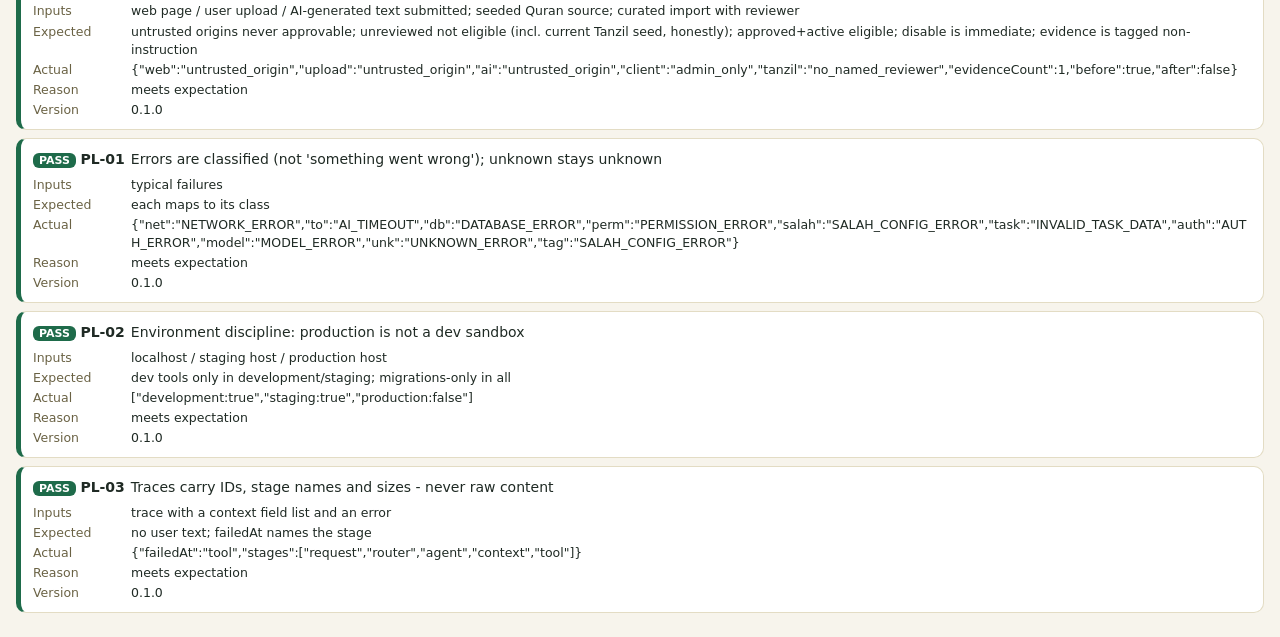
<file: lab.html>
<!DOCTYPE html>
<html lang="en">
<head>
<meta charset="UTF-8">
<meta name="viewport" content="width=device-width, initial-scale=1">
<title>NURA Scenario Lab</title>
<style>
  :root { --bg:#F7F4EC; --ink:#1F2A24; --mut:#6A6244; --ok:#1E6B4A; --bad:#B3361F; --card:#fff; --line:#E3DCC4; }
  body { margin:0; font:14px/1.45 system-ui,sans-serif; background:var(--bg); color:var(--ink); padding:16px; }
  h1 { font-size:20px; margin:0 0 4px; } .sub { color:var(--mut); margin:0 0 12px; }
  .bar { display:flex; flex-wrap:wrap; gap:8px; align-items:center; margin-bottom:12px; }
  button { min-height:40px; padding:8px 14px; border-radius:10px; border:1px solid var(--line); background:#fff; font:inherit; cursor:pointer; }
  button.primary { background:#174C3C; color:#fff; border-color:#174C3C; }
  .sum { padding:10px 14px; border-radius:12px; background:var(--card); border:1px solid var(--line); margin-bottom:12px; font-weight:700; }
  .sum.pass { border-color:var(--ok); color:var(--ok); } .sum.fail { border-color:var(--bad); color:var(--bad); }
  .cat { margin:18px 0 6px; font-weight:800; letter-spacing:.04em; text-transform:uppercase; font-size:12px; color:var(--mut); }
  .row { background:var(--card); border:1px solid var(--line); border-left-width:5px; border-radius:10px; padding:10px 12px; margin-bottom:8px; }
  .row.pass { border-left-color:var(--ok); } .row.fail { border-left-color:var(--bad); }
  .id { font-weight:800; margin-right:6px; } .tag { font-size:11px; font-weight:800; padding:1px 6px; border-radius:6px; color:#fff; }
  .tag.pass { background:var(--ok); } .tag.fail { background:var(--bad); }
  dl { margin:6px 0 0; display:grid; grid-template-columns:90px 1fr; gap:2px 8px; font-size:12.5px; } dt { color:var(--mut); } dd { margin:0; word-break:break-word; }
  select { min-height:40px; border-radius:10px; border:1px solid var(--line); padding:0 8px; font:inherit; }
</style>
</head>
<body>
<h1>NURA Scenario Lab</h1>
<p class="sub">Repeatable evaluation of the Brain, Salah, capacity, safety and fallback behaviour. Same scenarios every run; results are compared with the previous run.</p>
<div class="bar">
  <button class="primary" id="run">Run all scenarios</button>
  <select id="filter"><option value="">All categories</option></select>
  <button id="export">Download JSON</button>
  <label><input type="checkbox" id="failonly"> failures only</label>
</div>
<div id="summary" class="sum">Not run yet.</div>
<div id="diff" class="sub"></div>
<div id="out"></div>

<script src="js/core/platform.js"></script>
<script src="js/core/salah.js"></script>
<script src="js/core/capacity.js"></script>
<script src="js/core/interruption.js"></script>
<script src="js/core/session.js"></script>
<script src="js/core/guard.js"></script>
<script src="js/core/i18n.js"></script>
<script src="js/core/brain.js"></script>
<script src="js/core/ai.js"></script>
<script src="js/core/sources.js"></script>
<script src="js/data/repo.js"></script>
<script src="js/tests/evalkit.js"></script>
<script src="js/tests/scenarios.js"></script>
<script>
(function () {
  var E = window.NuraEval, last = null, KEY = "nura_lab_last_run";
  var sel = document.getElementById("filter");
  E.CATEGORIES.forEach(function (c) { var o = document.createElement("option"); o.value = c[0]; o.textContent = c[1]; sel.appendChild(o); });
  function esc(s) { return String(s).replace(/[&<>]/g, function (c) { return { "&": "&amp;", "<": "&lt;", ">": "&gt;" }[c]; }); }
  function render(run, d) {
    var sum = document.getElementById("summary");
    sum.className = "sum " + (run.fail ? "fail" : "pass");
    sum.textContent = (run.fail ? "FAIL" : "PASS") + " — " + run.pass + " / " + run.total + " scenarios passed · Brain version " + run.version + " · " + run.at;
    document.getElementById("diff").textContent = d ? "Compared with previous run: " + d.regressed.length + " regressed" + (d.regressed.length ? " (" + d.regressed.join(", ") + ")" : "") + ", " + d.fixed.length + " fixed, " + d.added.length + " new." : "";
    var failOnly = document.getElementById("failonly").checked, out = document.getElementById("out"); out.innerHTML = "";
    E.CATEGORIES.forEach(function (c) {
      var rs = run.results.filter(function (r) { return r.cat === c[0] && (!failOnly || !r.pass); }); if (!rs.length) return;
      var h = document.createElement("div"); h.className = "cat"; h.textContent = c[1] + " (" + rs.filter(function (r) { return r.pass; }).length + "/" + rs.length + ")"; out.appendChild(h);
      rs.forEach(function (r) {
        var el = document.createElement("div"); el.className = "row " + (r.pass ? "pass" : "fail");
        el.innerHTML = '<span class="tag ' + (r.pass ? "pass" : "fail") + '">' + (r.pass ? "PASS" : "FAIL") + '</span> <span class="id">' + esc(r.id) + '</span>' + esc(r.title) +
          '<dl><dt>Inputs</dt><dd>' + esc(r.inputs) + '</dd><dt>Expected</dt><dd>' + esc(r.expected) + '</dd><dt>Actual</dt><dd>' + esc(r.actual) + '</dd><dt>Reason</dt><dd>' + esc(r.reason) + '</dd><dt>Version</dt><dd>' + esc(r.version) + '</dd></dl>';
        out.appendChild(el);
      });
    });
  }
  function run() {
    var prev = null; try { prev = JSON.parse(localStorage.getItem(KEY) || "null"); } catch (e) {}
    document.getElementById("summary").textContent = "Running…";
    E.runAll(window.NuraPlatform.BRAIN_VERSION, sel.value || null).then(function (r) {
      last = r; window.NURA_LAB_RESULT = r;
      if (!sel.value) { try { localStorage.setItem(KEY, JSON.stringify(r)); } catch (e) {} }
      render(r, !sel.value ? E.diff(prev, r) : null);
    });
  }
  document.getElementById("run").addEventListener("click", run);
  document.getElementById("failonly").addEventListener("change", function () { if (last) render(last, null); });
  document.getElementById("export").addEventListener("click", function () {
    if (!last) return; var a = document.createElement("a"); a.href = URL.createObjectURL(new Blob([JSON.stringify(last, null, 2)], { type: "application/json" })); a.download = "nura-lab-" + last.version + ".json"; a.click();
  });
  run();
})();
</script>
</body>
</html>
</file>
<file: css/style.css>
:root {
  --bg: #F8F6F1;
  --surface: #FFFFFF;
  --surface-2: #F1EEE6;
  --border: #E4E0D4;
  --mint: #1B5E3F;
  --mint-soft: #3E8A63;
  --gold: #C9A227;
  --gold-soft: #E3C766;
  --text: #1F2620;
  --muted: #6B7568;
  --danger: #C0392B;
  --on-accent: #FFFFFF;
}

* { box-sizing: border-box; }

html, body {
  margin: 0;
  padding: 0;
  background: var(--bg);
  color: var(--text);
  font-family: -apple-system, BlinkMacSystemFont, "Segoe UI", Roboto, Helvetica, Arial, sans-serif;
  -webkit-tap-highlight-color: transparent;
}

#app {
  max-width: 480px;
  margin: 0 auto;
  min-height: 100vh;
  padding-bottom: 84px;
  position: relative;
}

.hidden { display: none !important; }

.view { padding: 22px 18px 20px; }

.top-header {
  display: flex;
  justify-content: space-between;
  align-items: flex-start;
  margin-bottom: 18px;
}

.eyebrow {
  margin: 0 0 4px;
  font-size: 12px;
  color: var(--mint);
  font-weight: 600;
  letter-spacing: 0.03em;
  text-transform: uppercase;
}

.top-header h1 { margin: 0; font-size: 23px; color: var(--text); }

/* HOME: JOURNEY + PRIORITY */
.home-motivation { margin: 0 0 14px; font-size: 14px; color: var(--muted); }

.priority-card { border-color: var(--gold-soft); }

.priority-checkin-text { font-size: 14.5px; line-height: 1.6; margin: 0 0 14px; }
.priority-checkin-buttons { display: flex; gap: 8px; flex-wrap: wrap; }

.priority-done-text { font-size: 15px; font-weight: 700; color: var(--mint); text-align: center; margin: 8px 0 4px; }

#priority-adjustment-note { background: var(--surface-2); border: 1px dashed var(--border); border-radius: 10px; padding: 10px 12px; margin: 0 0 12px; }

.priority-title { font-size: 18px; font-weight: 700; margin: 0 0 6px; color: var(--text); }
.priority-why { font-size: 13px; color: var(--muted); margin: 0 0 16px; line-height: 1.5; }

.priority-change-link {
  display: block;
  width: 100%;
  text-align: center;
  background: none;
  border: none;
  color: var(--muted);
  font-size: 12.5px;
  text-decoration: underline;
  cursor: pointer;
  padding: 10px 6px 0;
  font-family: inherit;
}

.preset-plan-grid {
  display: grid;
  grid-template-columns: 1fr 1fr;
  gap: 8px;
  margin-bottom: 14px;
}
.preset-plan-chip {
  background: var(--surface-2);
  border: 1px solid var(--border);
  color: var(--text);
  border-radius: 12px;
  padding: 12px 10px;
  font-size: 13px;
  font-weight: 600;
  cursor: pointer;
  font-family: inherit;
  text-align: center;
}
.preset-plan-chip:active { border-color: var(--mint); color: var(--mint); }
.preset-plan-chip.active-chip { border-color: var(--mint); color: var(--mint); background: rgba(27, 94, 63, 0.08); }

.priority-custom-row { display: flex; gap: 8px; }
.priority-custom-row .text-input { margin-bottom: 0; flex: 1; }

/* PICKER SUB-STEPS (study duration, fitness body part/duration, salah setup) */
.picker-step-back {
  background: none;
  border: none;
  color: var(--muted);
  font-size: 12.5px;
  cursor: pointer;
  padding: 0 0 10px;
  font-family: inherit;
}
.picker-step-title { font-size: 14px; font-weight: 600; margin: 0 0 10px; }

/* SALAH */
.salah-next-label { font-size: 11.5px; color: var(--muted); text-transform: uppercase; letter-spacing: 0.04em; margin: 0 0 2px; }
.salah-next-name { font-size: 22px; font-weight: 700; margin: 0 0 4px; }
.salah-next-clock { font-size: 13px; color: var(--muted); margin: 0 0 14px; }
.salah-countdown { font-size: 32px; font-weight: 700; text-align: center; margin: 6px 0 16px; color: var(--mint); font-variant-numeric: tabular-nums; }
.salah-day-list { display: flex; justify-content: space-between; gap: 6px; margin: 14px 0 16px; }
.salah-day-item { flex: 1; text-align: center; padding: 8px 2px; border-radius: 10px; background: var(--surface-2); border: 1px solid var(--border); }
.salah-day-item.done { border-color: var(--mint); background: rgba(27, 94, 63, 0.08); }
.salah-day-item.current { border-color: var(--gold); }
.salah-day-name { display: block; font-size: 10.5px; color: var(--muted); margin-bottom: 3px; }
.salah-day-mark { display: block; font-size: 13px; }
.salah-setup-text { font-size: 13.5px; line-height: 1.6; margin: 0 0 14px; color: var(--muted); }
.salah-recovery-note { font-size: 12.5px; color: var(--mint-soft); margin: 0 0 12px; }

/* FITNESS */
.fitness-warmup-list { list-style: none; margin: 0 0 16px; padding: 0; display: flex; flex-direction: column; gap: 6px; }
.fitness-warmup-list li { font-size: 13.5px; background: var(--surface-2); border: 1px solid var(--border); border-radius: 10px; padding: 9px 12px; }
.fitness-meta-line { font-size: 12.5px; color: var(--muted); margin: 0 0 12px; }

/* CHECKLISTS (study prep, sleep prep) */
.checklist { display: flex; flex-direction: column; gap: 8px; margin: 0 0 16px; }
.checklist-item { display: flex; align-items: center; gap: 10px; background: var(--surface-2); border: 1px solid var(--border); border-radius: 10px; padding: 10px 12px; font-size: 13.5px; cursor: pointer; }
.checklist-item input { width: 18px; height: 18px; accent-color: var(--mint); flex-shrink: 0; }

/* PROGRESS DETAILS SHEET */
.progress-detail-row { display: flex; justify-content: space-between; align-items: center; padding: 9px 0; border-bottom: 1px solid var(--border); font-size: 13.5px; }
.progress-detail-row:last-child { border-bottom: none; }
.progress-detail-label { color: var(--muted); }
.progress-detail-value { font-weight: 700; }

.avatar-btn {
  width: 38px;
  height: 38px;
  border-radius: 50%;
  background: var(--surface-2);
  border: 1.5px solid var(--mint);
  color: var(--mint);
  font-weight: 700;
  font-size: 15px;
  cursor: pointer;
}

.card {
  background: var(--surface);
  border: 1px solid var(--border);
  border-radius: 16px;
  padding: 16px;
  margin-bottom: 14px;
}

.card h2 { margin: 0; font-size: 15px; color: var(--text); }

.card-row {
  display: flex;
  justify-content: space-between;
  align-items: center;
  margin-bottom: 10px;
}

.count-badge {
  background: var(--surface-2);
  color: var(--mint);
  font-size: 12px;
  font-weight: 600;
  padding: 4px 10px;
  border-radius: 999px;
  border: 1px solid var(--border);
  white-space: nowrap;
}

.muted-line { color: var(--muted); font-size: 13px; margin: 0; }

.pending-note {
  color: var(--muted);
  font-size: 12.5px;
  line-height: 1.5;
  background: var(--surface-2);
  border: 1px dashed var(--border);
  border-radius: 10px;
  padding: 10px 12px;
  margin: 0;
}

.next-action-card { border-color: var(--mint); }
.next-action-text { margin: 0; font-size: 15px; font-weight: 600; }

.btn {
  border: none;
  border-radius: 12px;
  padding: 13px 16px;
  font-size: 14.5px;
  font-weight: 600;
  cursor: pointer;
  font-family: inherit;
}

.btn-full { width: 100%; margin-bottom: 8px; }
.btn-full:last-child { margin-bottom: 0; }

.btn-primary { background: var(--mint); color: var(--on-accent); }
.btn-primary:active { background: var(--mint-soft); }

.btn-outline {
  background: transparent;
  color: var(--mint);
  border: 1.5px solid var(--mint);
}
.btn-outline:active { background: var(--surface-2); }

.btn-danger { color: var(--danger); border-color: var(--danger); }

.btn-shield {
  background: var(--surface-2);
  color: var(--mint);
  border: 1.5px solid var(--border);
  margin-top: 4px;
}

.action-btn {
  background: none;
  border: 1px solid var(--border);
  color: var(--text);
  border-radius: 999px;
  padding: 7px 12px;
  font-size: 12px;
  font-weight: 600;
  cursor: pointer;
  font-family: inherit;
}
.action-btn.primary { border-color: var(--mint); color: var(--mint); }
.action-btn.warn { border-color: var(--danger); color: var(--danger); }

.chat-action-btn {
  display: inline-block;
  margin-top: 4px;
  background: var(--mint);
  color: var(--on-accent);
  border: none;
  border-radius: 999px;
  padding: 10px 16px;
  font-size: 13px;
  font-weight: 700;
  cursor: pointer;
  font-family: inherit;
}

.text-input {
  width: 100%;
  padding: 12px 14px;
  border-radius: 12px;
  border: 1.5px solid var(--border);
  font-size: 14.5px;
  margin-bottom: 14px;
  font-family: inherit;
  background: var(--surface-2);
  color: var(--text);
}
.text-input::placeholder { color: var(--muted); }

/* FOCUS TIMER */
.focus-duration-row {
  display: flex;
  flex-wrap: wrap;
  gap: 6px;
  margin: 4px 0 2px;
}
.duration-chip {
  background: var(--surface-2);
  border: 1px solid var(--border);
  color: var(--muted);
  border-radius: 999px;
  padding: 7px 12px;
  font-size: 12.5px;
  font-weight: 600;
  cursor: pointer;
  font-family: inherit;
}
.duration-chip.active { background: var(--mint); color: var(--on-accent); border-color: var(--mint); }
.duration-chip:disabled { opacity: 0.4; cursor: not-allowed; }
.duration-custom-input {
  width: 68px;
  background: var(--surface-2);
  border: 1px solid var(--border);
  color: var(--text);
  border-radius: 999px;
  padding: 7px 10px;
  font-size: 12.5px;
  font-family: inherit;
}
.duration-custom-input::placeholder { color: var(--muted); }
.duration-custom-input:disabled { opacity: 0.4; cursor: not-allowed; }
.focus-clock {
  font-size: 40px;
  font-weight: 700;
  text-align: center;
  margin: 10px 0;
  color: var(--mint);
  font-variant-numeric: tabular-nums;
}
.focus-controls { display: flex; flex-direction: column; }

/* NAV */
.bottom-nav {
  position: fixed;
  bottom: 0;
  left: 50%;
  transform: translateX(-50%);
  width: 100%;
  max-width: 480px;
  background: var(--surface);
  border-top: 1px solid var(--border);
  display: flex;
  align-items: center;
  justify-content: space-around;
  padding: 8px 4px calc(8px + env(safe-area-inset-bottom));
  z-index: 50;
}

.nav-btn {
  background: none;
  border: none;
  display: flex;
  flex-direction: column;
  align-items: center;
  gap: 2px;
  color: var(--muted);
  font-size: 10.5px;
  font-family: inherit;
  padding: 6px 4px;
  cursor: pointer;
}
.nav-btn svg { fill: none; stroke: currentColor; stroke-width: 2; }
.nav-btn.active { color: var(--mint); }
.nav-btn.active svg { fill: var(--mint); stroke: var(--mint); }

/* MODALS */
.modal-overlay {
  position: fixed;
  inset: 0;
  background: rgba(4, 8, 16, 0.65);
  display: flex;
  align-items: flex-end;
  justify-content: center;
  z-index: 100;
}

.modal-sheet {
  background: var(--bg);
  width: 100%;
  max-width: 480px;
  border-radius: 20px 20px 0 0;
  padding: 22px 20px calc(24px + env(safe-area-inset-bottom));
  max-height: 85vh;
  overflow-y: auto;
  border-top: 1px solid var(--border);
}

.modal-sheet h2 { margin: 0 0 6px; color: var(--text); }
.modal-sub { margin: 0 0 14px; font-size: 14px; color: var(--muted); }

.modal-header-row {
  display: flex;
  justify-content: space-between;
  align-items: center;
}

.icon-btn {
  background: none;
  border: none;
  font-size: 15px;
  color: var(--text);
  cursor: pointer;
  padding: 4px 8px;
}

/* SUNNAH SUBTABS */
.subtab-row {
  display: flex;
  gap: 6px;
  overflow-x: auto;
  margin-bottom: 14px;
  padding-bottom: 2px;
}
.subtab {
  background: var(--surface);
  border: 1px solid var(--border);
  color: var(--muted);
  padding: 8px 13px;
  border-radius: 999px;
  font-size: 12.5px;
  font-weight: 600;
  white-space: nowrap;
  cursor: pointer;
  font-family: inherit;
}
.subtab.active { background: var(--mint); color: var(--on-accent); border-color: var(--mint); }

.sunnah-section {
  background: var(--surface);
  border: 1px solid var(--border);
  border-radius: 14px;
  margin-bottom: 10px;
  overflow: hidden;
}
.sunnah-section-header {
  display: flex;
  align-items: center;
  justify-content: space-between;
  padding: 14px 16px;
  cursor: pointer;
  background: none;
  border: none;
  width: 100%;
  font-family: inherit;
  text-align: left;
  color: var(--text);
}
.sunnah-section-title { display: flex; align-items: center; gap: 10px; }
.sunnah-section-title h3 { margin: 0; font-size: 14px; }
.sunnah-section-chevron { transition: transform 0.15s ease; color: var(--muted); }
.sunnah-section.open .sunnah-section-chevron { transform: rotate(90deg); }
.sunnah-section-body { padding: 0 16px 14px; display: flex; flex-direction: column; gap: 8px; }
.sunnah-section-body.hidden { display: none; }

.habit-list { display: flex; flex-direction: column; gap: 8px; }
.habit-item {
  display: flex;
  align-items: center;
  justify-content: space-between;
  background: var(--surface-2);
  border: 1px solid var(--border);
  border-radius: 12px;
  padding: 11px 13px;
}
.habit-item .name { font-size: 13.5px; }
.habit-toggle {
  border: 1.5px solid var(--mint);
  background: transparent;
  color: var(--mint);
  border-radius: 999px;
  padding: 6px 13px;
  font-size: 12px;
  font-weight: 600;
  cursor: pointer;
  font-family: inherit;
  white-space: nowrap;
}
.habit-toggle.done { background: var(--mint); color: var(--on-accent); }

/* VERSE */
.verse-box { background: var(--surface-2); border: 1px solid var(--border); border-radius: 14px; padding: 16px; text-align: center; }
.verse-ref { margin: 0 0 8px; font-size: 12px; color: var(--mint); font-weight: 600; }
.verse-arabic { margin: 0 0 10px; font-size: 21px; line-height: 2; color: var(--text); direction: rtl; unicode-bidi: isolate; font-family: "Traditional Arabic", "Scheherazade New", "Noto Naskh Arabic", serif; }
.verse-source { margin: 0; font-size: 11px; color: var(--muted); }

/* DUAS */
.duas-search-row { display: flex; gap: 8px; margin-bottom: 10px; align-items: center; }
.duas-search-row .text-input { margin-bottom: 0; flex: 1; }

.chip-toggle {
  background: var(--surface-2);
  border: 1.5px solid var(--border);
  color: var(--muted);
  border-radius: 999px;
  padding: 11px 14px;
  font-size: 12.5px;
  font-weight: 600;
  cursor: pointer;
  font-family: inherit;
  white-space: nowrap;
}
.chip-toggle[aria-pressed="true"] { background: var(--mint); color: var(--on-accent); border-color: var(--mint); }

.duas-back-row { margin-bottom: 10px; }

.dua-category-grid {
  display: grid;
  grid-template-columns: 1fr 1fr;
  gap: 10px;
}

.dua-category-card {
  background: var(--surface);
  border: 1px solid var(--border);
  border-radius: 14px;
  padding: 14px;
  text-align: left;
  cursor: pointer;
  font-family: inherit;
  color: var(--text);
}
.dua-category-card .cat-name { display: block; font-size: 14px; font-weight: 600; margin-bottom: 6px; }

/* DUNIYA */
.duniya-area-grid { display: grid; grid-template-columns: 1fr 1fr; gap: 10px; }
.duniya-area-card {
  background: var(--surface);
  border: 1px solid var(--border);
  border-radius: 14px;
  padding: 14px;
  text-align: left;
  cursor: pointer;
  font-family: inherit;
  color: var(--text);
}
.duniya-area-icon { font-size: 20px; margin-bottom: 6px; display: block; }
.duniya-area-title { display: block; font-size: 13.5px; font-weight: 700; margin-bottom: 4px; }
.duniya-area-sub { display: block; font-size: 11px; color: var(--muted); line-height: 1.4; }
.duniya-area-progress { display: block; font-size: 10.5px; color: var(--mint); font-weight: 600; margin-top: 6px; }

.duniya-goal-item {
  display: flex;
  align-items: center;
  justify-content: space-between;
  background: var(--surface-2);
  border: 1px solid var(--border);
  border-radius: 12px;
  padding: 11px 13px;
  margin-bottom: 8px;
}
.duniya-goal-item .name { font-size: 13.5px; }

/* PLAN MY DAY */
.plan-progress-summary { display: flex; gap: 10px; margin-bottom: 14px; }
.plan-progress-tile { flex: 1; background: var(--surface-2); border: 1px solid var(--border); border-radius: 12px; padding: 10px 12px; text-align: center; }
.plan-progress-tile .big { font-size: 18px; font-weight: 700; color: var(--mint); display: block; }
.plan-progress-tile .lbl { font-size: 10.5px; color: var(--muted); }
.plan-progress-track { background: var(--surface-2); border-radius: 999px; height: 10px; overflow: hidden; margin-bottom: 6px; }
.plan-progress-fill { background: var(--mint); height: 100%; border-radius: 999px; transition: width 0.3s ease; }

.plan-conflict-banner { background: rgba(192, 57, 43, 0.1); border: 1px solid var(--danger); border-radius: 10px; padding: 10px 12px; margin-bottom: 10px; font-size: 12.5px; color: var(--danger); }

.plan-timeline { display: flex; flex-direction: column; }
.plan-timeline-item { display: flex; gap: 10px; padding-bottom: 16px; position: relative; }
.plan-timeline-item::before {
  content: "";
  position: absolute;
  left: 5px;
  top: 16px;
  bottom: 0;
  width: 1px;
  background: var(--border);
}
.plan-timeline-item:last-child::before { display: none; }
.plan-timeline-dot { width: 11px; height: 11px; border-radius: 50%; background: var(--surface-2); border: 2px solid var(--mint); flex-shrink: 0; margin-top: 4px; }
.plan-timeline-dot.filled { background: var(--mint); }
.plan-timeline-dot.free { border-color: var(--border); }
.plan-timeline-dot.deen { border-color: var(--gold); }
.plan-timeline-body { flex: 1; background: var(--surface-2); border: 1px solid var(--border); border-radius: 12px; padding: 10px 12px; }
.plan-timeline-body.done { opacity: 0.6; }
.plan-timeline-time { font-size: 11px; color: var(--muted); font-weight: 600; margin-bottom: 2px; }
.plan-timeline-name { font-size: 14px; font-weight: 600; }
.plan-timeline-name.done { text-decoration: line-through; }
.plan-timeline-meta { font-size: 11px; color: var(--muted); margin-top: 2px; }
.plan-timeline-actions { display: flex; gap: 6px; flex-wrap: wrap; margin-top: 8px; }
.plan-timeline-free { background: none; border: 1px dashed var(--border); border-radius: 12px; padding: 10px 12px; color: var(--muted); font-size: 12.5px; }

.plan-form-row { display: flex; gap: 8px; margin-bottom: 8px; }
.plan-form-row .text-input { margin-bottom: 0; }
.plan-form-label { font-size: 11.5px; color: var(--muted); margin: 0 0 4px; }
.plan-unfit-list { background: rgba(192, 57, 43, 0.08); border: 1px solid var(--danger); border-radius: 10px; padding: 10px 12px; margin-bottom: 12px; font-size: 12.5px; }

/* RECOVERY */
.rec-week-row { display: flex; gap: 6px; align-items: flex-end; height: 76px; margin: 8px 0 4px; }
.rec-bar-wrap { flex: 1; display: flex; flex-direction: column; align-items: center; justify-content: flex-end; height: 100%; }
.rec-bar { width: 100%; max-width: 22px; border-radius: 5px 5px 0 0; background: var(--surface-2); height: 4px; }
.rec-bar.clean { background: var(--mint); height: 56px; }
.rec-bar.slip { background: var(--gold); height: 24px; }
.rec-label { font-size: 10px; color: var(--muted); margin-top: 5px; }
.rec-action { display: block; width: 100%; text-align: left; background: var(--surface-2); border: 1px solid var(--border); border-radius: 12px; padding: 16px; margin-bottom: 10px; font-size: 16px; color: var(--text); }
.rec-action.done { border-color: var(--mint); color: var(--mint); }
.rec-timer { font-size: 44px; font-weight: 700; text-align: center; color: var(--mint); margin: 8px 0; }
.rec-note { background: rgba(27, 94, 63, 0.08); border: 1px solid var(--mint); border-radius: 12px; padding: 12px 14px; margin: 12px 0; font-size: 13.5px; }
.rec-check-row { display: flex; gap: 8px; flex-wrap: wrap; margin: 10px 0; }
.rec-check-row .btn { flex: 1; min-width: 140px; margin-bottom: 0; }
.rec-textarea { width: 100%; min-height: 90px; resize: vertical; }

/* MONEY HABITS */
.money-goal-block { margin-bottom: 18px; }
.money-goal-name { font-size: 15px; font-weight: 700; margin: 4px 0 2px; }
.money-goal-amount { font-size: 20px; font-weight: 700; color: var(--mint); margin: 2px 0 8px; }
.money-stat-grid { display: flex; gap: 8px; margin-bottom: 12px; }
.money-stat-tile { flex: 1; background: var(--surface-2); border: 1px solid var(--border); border-radius: 12px; padding: 10px 6px; text-align: center; }
.money-stat-tile .big { font-size: 15px; font-weight: 700; color: var(--mint); display: block; }
.money-stat-tile .lbl { font-size: 10px; color: var(--muted); }
.money-avoided-total { font-size: 13px; color: var(--text); background: var(--surface-2); border: 1px solid var(--border); border-radius: 10px; padding: 10px 12px; margin-bottom: 4px; }
.money-avoided-total strong { color: var(--gold); }
.money-habit-card { background: var(--surface-2); border: 1px solid var(--border); border-radius: 12px; padding: 12px; margin-bottom: 10px; }
.money-habit-card .name { font-weight: 700; font-size: 14px; margin: 0 0 2px; }
.money-habit-card .cost-line { font-size: 12px; color: var(--muted); margin: 0 0 2px; }
.money-quick-actions { display: flex; gap: 8px; flex-wrap: wrap; margin: 8px 0; }
.money-cost-breakdown { background: var(--surface-2); border: 1px solid var(--border); border-radius: 12px; padding: 12px 14px; margin: 10px 0; }
.money-cost-breakdown .row { display: flex; justify-content: space-between; font-size: 13px; padding: 4px 0; }
.money-cost-breakdown .row.highlight { font-weight: 700; color: var(--gold); font-size: 14.5px; border-top: 1px solid var(--border); margin-top: 4px; padding-top: 8px; }
.money-quantity-stepper { display: flex; align-items: center; justify-content: center; gap: 16px; margin: 14px 0; }
.money-quantity-stepper button { width: 44px; height: 44px; border-radius: 50%; border: 1px solid var(--border); background: var(--surface-2); font-size: 20px; color: var(--text); }
.money-quantity-stepper button:active { border-color: var(--mint); color: var(--mint); }
.money-quantity-stepper .value { font-size: 22px; font-weight: 700; min-width: 44px; text-align: center; }
.money-result-banner { background: rgba(27, 94, 63, 0.08); border: 1px solid var(--mint); border-radius: 12px; padding: 16px; text-align: center; margin: 14px 0; }
.money-result-banner.neutral { background: var(--surface-2); border-color: var(--border); }
.money-result-banner .amount { font-size: 22px; font-weight: 700; color: var(--mint); margin: 0 0 4px; }
.money-checkbox-row { display: flex; align-items: center; gap: 8px; font-size: 13px; color: var(--muted); margin: 10px 0; }
.money-wait-banner { background: rgba(201, 162, 39, 0.1); border: 1px solid var(--gold); border-radius: 12px; padding: 12px; margin-bottom: 14px; font-size: 13px; }
.dua-category-card .cat-count { font-size: 11.5px; color: var(--muted); }
.dua-category-card.empty .cat-count { color: var(--muted); }

.dua-list { display: flex; flex-direction: column; gap: 8px; }
.dua-list-item {
  display: flex;
  align-items: center;
  justify-content: space-between;
  background: var(--surface-2);
  border: 1px solid var(--border);
  border-radius: 12px;
  padding: 13px 14px;
  cursor: pointer;
  font-family: inherit;
  color: var(--text);
  text-align: left;
  width: 100%;
}
.dua-list-item .dua-list-title { font-size: 14px; font-weight: 600; }
.dua-list-item .dua-list-cat { font-size: 11.5px; color: var(--muted); display: block; margin-top: 2px; }
.dua-list-fav { color: var(--mint); font-size: 16px; background: none; border: none; cursor: pointer; padding: 4px; }

.dua-detail-card { border-color: var(--mint); }
.dua-fav-btn { font-size: 20px; color: var(--muted); background: none; border: none; cursor: pointer; }
.dua-fav-btn.active { color: var(--mint); }
.dua-arabic { font-size: 26px; line-height: 2.1; color: var(--text); direction: rtl; unicode-bidi: isolate; text-align: right; font-family: "Traditional Arabic", "Scheherazade New", "Noto Naskh Arabic", serif; margin: 10px 0 14px; }
.dua-translit { font-size: 13.5px; color: var(--mint-soft); font-style: italic; margin: 0 0 12px; line-height: 1.6; }
.dua-meaning { font-size: 14.5px; line-height: 1.6; margin: 0 0 16px; }
.dua-detail-actions { display: flex; gap: 8px; }
.dua-detail-actions .btn { flex: 1; margin-bottom: 0; }

/* FULL QURAN */
.panel-subnote { color: var(--muted); font-size: 11.5px; line-height: 1.5; margin: 4px 0 12px; }
.quran-surah-search {
  width: 100%;
  box-sizing: border-box;
  background: var(--surface-2);
  border: 1px solid var(--border);
  color: var(--text);
  border-radius: 10px;
  padding: 10px 12px;
  font-size: 14px;
  font-family: inherit;
}
.quran-surah-search::placeholder { color: var(--muted); }
.quran-surah-num {
  display: inline-flex;
  align-items: center;
  justify-content: center;
  width: 28px;
  height: 28px;
  border-radius: 50%;
  background: var(--surface);
  border: 1px solid var(--mint);
  color: var(--mint);
  font-size: 12px;
  font-weight: 700;
  flex-shrink: 0;
  margin-right: 10px;
}
.quran-surah-row { display: flex; align-items: center; }
.quran-surah-names { flex: 1; }
.quran-surah-arabic-name { font-size: 15px; direction: rtl; font-family: "Traditional Arabic", "Scheherazade New", "Noto Naskh Arabic", serif; }

.quran-surah-header-inner { display: flex; flex-direction: column; align-items: center; text-align: center; gap: 4px; }
.quran-surah-header-arabic { font-size: 24px; font-family: "Traditional Arabic", "Scheherazade New", "Noto Naskh Arabic", serif; color: var(--mint-soft); }
.quran-surah-header-meta { font-size: 12px; color: var(--muted); }

.quran-ayah-card {
  background: var(--surface);
  border: 1px solid var(--border);
  border-radius: 12px;
  padding: 14px;
  margin-bottom: 10px;
}
.quran-ayah-top { display: flex; justify-content: space-between; align-items: center; margin-bottom: 8px; }
.quran-ayah-num { font-size: 11.5px; color: var(--mint); font-weight: 700; }
.quran-ayah-ruku { font-size: 11px; color: var(--muted); }
.quran-ayah-arabic { font-size: 21px; line-height: 2; color: var(--text); direction: rtl; unicode-bidi: isolate; text-align: right; font-family: "Traditional Arabic", "Scheherazade New", "Noto Naskh Arabic", serif; margin: 0 0 10px; }
.quran-ayah-translation { font-size: 13.5px; line-height: 1.6; margin: 0 0 6px; }
.quran-ayah-translation-label { color: var(--mint); font-weight: 600; font-size: 10.5px; text-transform: uppercase; letter-spacing: 0.04em; margin-right: 4px; }
.quran-ayah-urdu { direction: rtl; unicode-bidi: isolate; text-align: right; font-family: "Noto Nastaliq Urdu", "Jameel Noori Nastaleeq", serif; font-size: 15.5px; }
.quran-loading-note, .quran-error-note { color: var(--muted); font-size: 13px; text-align: center; padding: 20px 10px; }
.quran-error-note { color: var(--danger); }

.dua-empty-state { color: var(--muted); font-size: 13px; background: var(--surface-2); border: 1px dashed var(--border); border-radius: 12px; padding: 16px; text-align: center; }

/* VAULT */
.vault-textarea { min-height: 160px; resize: vertical; line-height: 1.6; font-family: inherit; }
.vault-body-text { white-space: pre-wrap; }
.vault-entry-preview { color: var(--muted); font-size: 12px; margin-top: 2px; }
.vault-entry-date { color: var(--muted); font-size: 11px; }

.sunnah-item-wrap { display: flex; flex-direction: column; gap: 0; }
.sunnah-item-expand-btn {
  background: none;
  border: 1px solid var(--border);
  color: var(--mint);
  border-radius: 999px;
  padding: 5px 10px;
  font-size: 11px;
  font-weight: 600;
  cursor: pointer;
  font-family: inherit;
  margin-right: 6px;
  white-space: nowrap;
}
.sunnah-item-detail {
  background: var(--surface-2);
  border: 1px solid var(--border);
  border-top: none;
  border-radius: 0 0 12px 12px;
  padding: 14px;
  margin-top: -1px;
}
.sunnah-item-detail.hidden { display: none; }
.sunnah-item-ruku {
  margin: 0 0 4px;
  font-size: 11.5px;
  color: var(--mint);
  font-weight: 600;
  text-align: right;
}

.sunnah-item-arabic {
  font-size: 20px;
  line-height: 1.9;
  color: var(--text);
  direction: rtl;
  unicode-bidi: isolate;
  text-align: right;
  font-family: "Traditional Arabic", "Scheherazade New", "Noto Naskh Arabic", serif;
  margin: 0 0 8px;
}
.sunnah-item-divider { border-top: 1px dashed var(--border); margin: 12px 0; }

/* HADITH */
.hadith-source { margin: 0 0 10px; font-size: 12px; color: var(--mint); font-weight: 600; }
.hadith-arabic { margin: 0 0 10px; font-size: 19px; line-height: 1.9; color: var(--text); direction: rtl; unicode-bidi: isolate; font-family: "Traditional Arabic", "Scheherazade New", "Noto Naskh Arabic", serif; }
.hadith-text { font-size: 14px; line-height: 1.6; margin: 0 0 10px; }
.hadith-explain { font-size: 13px; color: var(--muted); line-height: 1.6; margin: 0 0 16px; }

/* TASBIH COUNTER */
.tasbih-counter {
  display: flex;
  flex-direction: column;
  align-items: center;
  gap: 8px;
  padding: 14px 10px 4px;
  margin: 4px 0 6px;
  border-top: 1px dashed var(--border);
}
.tasbih-phase-label {
  font-size: 12.5px;
  font-weight: 600;
  color: var(--muted);
  letter-spacing: 0.02em;
}
.tasbih-tap-circle {
  width: 92px;
  height: 92px;
  border-radius: 50%;
  border: none;
  background: conic-gradient(var(--mint) 0%, var(--surface-2) 0%);
  display: flex;
  align-items: center;
  justify-content: center;
  cursor: pointer;
  -webkit-tap-highlight-color: transparent;
  user-select: none;
  transition: transform 0.08s ease;
  position: relative;
}
.tasbih-tap-circle::after {
  content: "";
  position: absolute;
  inset: 6px;
  border-radius: 50%;
  background: var(--surface);
  display: flex;
}
.tasbih-tap-circle:active { transform: scale(0.94); }
.tasbih-tap-circle.tasbih-pulse { animation: tasbih-pulse 0.35s ease; }
@keyframes tasbih-pulse {
  0% { box-shadow: 0 0 0 0 rgba(27, 94, 63, 0.45); }
  100% { box-shadow: 0 0 0 14px rgba(27, 94, 63, 0); }
}
.tasbih-count-num, .tasbih-count-target {
  position: relative;
  z-index: 1;
  font-weight: 700;
  color: var(--text);
}
.tasbih-count-num { font-size: 26px; }
.tasbih-count-target { font-size: 13px; color: var(--muted); font-weight: 600; margin-left: 2px; }
.tasbih-tap-circle-free .tasbih-count-num { font-size: 24px; }
.tasbih-controls { display: flex; gap: 10px; }
.tasbih-reset-link {
  background: none;
  border: none;
  color: var(--muted);
  font-size: 12px;
  font-weight: 600;
  text-decoration: underline;
  cursor: pointer;
  padding: 4px 6px;
}
.tasbih-done-text {
  font-size: 15px;
  font-weight: 700;
  color: var(--mint);
  margin: 6px 0 0;
}

.quiz-option {
  display: block;
  width: 100%;
  text-align: left;
  background: var(--surface-2);
  border: 1.5px solid var(--border);
  color: var(--text);
  border-radius: 12px;
  padding: 12px 14px;
  margin-bottom: 8px;
  font-size: 14px;
  cursor: pointer;
  font-family: inherit;
}
.quiz-option.correct { border-color: var(--mint); background: rgba(27, 94, 63, 0.1); }
.quiz-option.wrong { border-color: var(--danger); background: rgba(192, 57, 43, 0.08); }
.quiz-feedback { font-size: 13.5px; margin-top: 10px; line-height: 1.6; }

/* CHAT */
.chat-options { display: flex; flex-direction: column; gap: 8px; }
.chat-option-btn {
  text-align: left;
  background: var(--surface-2);
  border: 1.5px solid var(--border);
  color: var(--text);
  border-radius: 12px;
  padding: 13px 15px;
  font-size: 14px;
  cursor: pointer;
  font-family: inherit;
}
.chat-response-line { font-size: 14px; line-height: 1.6; margin: 0 0 10px; }
.chat-input-row { display: flex; gap: 8px; margin-top: 12px; }
.chat-input-row .text-input { flex: 1; min-width: 0; margin: 0; }
.chat-user-line { font-size: 13px; color: var(--muted); margin: 0 0 10px; font-style: italic; }
.chat-context-line { font-size: 12px; color: var(--muted); margin: 12px 0 0; }
.chat-confirm-row { display: flex; flex-wrap: wrap; gap: 8px; align-items: center; margin: 8px 0; }
.chat-confirm-row .chat-response-line { flex-basis: 100%; margin: 0; }

/* MORE */
.coins-line { font-size: 22px; font-weight: 700; color: var(--mint); margin: 0 0 10px; }
.status-list { list-style: none; padding: 0; margin: 0; display: flex; flex-direction: column; gap: 8px; }
.status-list li { font-size: 13px; display: flex; justify-content: space-between; gap: 8px; border-bottom: 1px solid var(--border); padding-bottom: 8px; }
.status-tag { font-size: 11px; font-weight: 700; padding: 2px 8px; border-radius: 999px; white-space: nowrap; }
.status-tag.implemented { background: rgba(27, 94, 63, 0.12); color: var(--mint); }
.status-tag.partial { background: rgba(180, 83, 9, 0.12); color: #B45309; }
.status-tag.planned { background: var(--surface-2); color: var(--muted); }

/* SHIELD */
.shield-clock { font-size: 36px; font-weight: 700; text-align: center; margin: 14px 0; color: var(--mint); font-variant-numeric: tabular-nums; }
.shield-grounding { font-size: 14px; line-height: 1.6; background: var(--surface-2); border-radius: 12px; padding: 12px 14px; margin: 0 0 16px; }

.toast {
  position: fixed;
  bottom: 96px;
  left: 50%;
  transform: translateX(-50%);
  background: var(--mint);
  color: var(--on-accent);
  padding: 10px 18px;
  border-radius: 999px;
  font-size: 13px;
  font-weight: 600;
  z-index: 200;
  box-shadow: 0 4px 14px rgba(27, 94, 63, 0.25);
}

/* ===================================================================
   HOME — rebuilt 2026-09-25. Scoped to #view-home / the priority card
   so no other screen changes. Palette: warm ivory, deep forest, muted
   sage, warm gold. Depth comes from tinted surfaces + soft shadows.
   =================================================================== */
html.on-home, html.on-home body { background: #F7F4EC; }

#view-home { position: relative; padding-top: 18px; }
#view-home > *:not(.home-atmosphere) { position: relative; z-index: 1; }

.home-atmosphere {
  position: absolute; left: 0; right: 0; top: 0; height: 380px; z-index: 0; pointer-events: none;
  background:
    radial-gradient(420px 260px at 92% -40px, rgba(201, 154, 61, 0.30), transparent 70%),
    radial-gradient(360px 240px at 0% 0, rgba(23, 76, 60, 0.10), transparent 70%),
    linear-gradient(180deg, #F0E8D2 0%, rgba(247, 244, 236, 0) 100%);
}
.home-atmosphere::before {
  content: ""; position: absolute; inset: 0; opacity: 0.07;
  background-image: url("data:image/svg+xml,%3Csvg xmlns='http://www.w3.org/2000/svg' width='64' height='64' viewBox='0 0 64 64'%3E%3Cg fill='none' stroke='%23174C3C' stroke-width='1'%3E%3Crect x='16' y='16' width='32' height='32'/%3E%3Crect x='16' y='16' width='32' height='32' transform='rotate(45 32 32)'/%3E%3C/g%3E%3C/svg%3E");
  -webkit-mask-image: linear-gradient(180deg, #000 0%, transparent 85%);
  mask-image: linear-gradient(180deg, #000 0%, transparent 85%);
}

/* header */
.hh-header { display: flex; justify-content: space-between; align-items: flex-start; gap: 12px; margin-bottom: 16px; }
.hh-date { margin: 0 0 3px; font-size: 12.5px; font-weight: 600; letter-spacing: 0.02em; color: #6B6650; }
.hh-greeting { margin: 0; font-size: 22px; line-height: 1.2; font-weight: 700; color: #18251F; }
.hh-context { margin: 7px 0 0; font-size: 13px; color: #5F6B62; display: flex; align-items: center; gap: 8px; flex-wrap: wrap; }
.hh-day-pill { font-size: 10.5px; font-weight: 800; letter-spacing: 0.08em; color: #8A6A1B; background: rgba(201, 154, 61, 0.16); border-radius: 999px; padding: 3px 9px; }
.hh-avatar { flex: none; width: 42px; height: 42px; background: linear-gradient(140deg, #1F5D49, #174C3C); color: #F3E3B5; border: 2px solid rgba(201, 154, 61, 0.6); box-shadow: 0 4px 12px rgba(23, 76, 60, 0.25); }
.hh-eyebrow { margin: 0 0 8px; font-size: 11px; font-weight: 800; letter-spacing: 0.14em; text-transform: uppercase; color: #6E6240; }

/* RIGHT NOW hero */
.hero {
  position: relative; overflow: hidden; border-radius: 26px; padding: 20px 18px 16px; margin-bottom: 14px; color: #F4F1E6;
  background:
    radial-gradient(240px 160px at 92% 0%, rgba(233, 196, 106, 0.30), transparent 70%),
    linear-gradient(155deg, #1F5F4B 0%, #174C3C 55%, #0E3327 100%);
  box-shadow: 0 14px 30px rgba(15, 51, 39, 0.28), 0 1px 0 rgba(255, 255, 255, 0.08) inset;
}
.hero::before {
  content: ""; position: absolute; inset: 0; pointer-events: none; opacity: 0.10;
  background-image: url("data:image/svg+xml,%3Csvg xmlns='http://www.w3.org/2000/svg' width='64' height='64' viewBox='0 0 64 64'%3E%3Cg fill='none' stroke='%23F3E3B5' stroke-width='1'%3E%3Crect x='16' y='16' width='32' height='32'/%3E%3Crect x='16' y='16' width='32' height='32' transform='rotate(45 32 32)'/%3E%3C/g%3E%3C/svg%3E");
  -webkit-mask-image: radial-gradient(260px 200px at 100% 0%, #000, transparent 75%);
  mask-image: radial-gradient(260px 200px at 100% 0%, #000, transparent 75%);
}
.hero > * { position: relative; }
.hero-enter { animation: heroIn 0.6s ease both; }
.hero-top { display: flex; align-items: center; justify-content: space-between; gap: 10px; }
.hero-label { margin: 0; font-size: 11px; font-weight: 800; letter-spacing: 0.16em; text-transform: uppercase; color: #E8C77A; }
.hero-pill { font-size: 11.5px; font-weight: 700; padding: 5px 11px; border-radius: 999px; background: rgba(255, 255, 255, 0.12); color: #F4F1E6; }
.hero-pill.is-done { background: rgba(233, 196, 106, 0.24); color: #F8E3A6; }
.hero-pill.pop { animation: pop 0.55s cubic-bezier(0.2, 1.6, 0.4, 1); }
.hero-name { margin: 10px 0 2px; font-size: 44px; line-height: 1.05; font-weight: 800; letter-spacing: -0.01em; color: #fff; }
.hero-time { margin: 0 0 16px; font-size: 14px; color: rgba(244, 241, 230, 0.78); }
.hero .hero-cta {
  display: block; width: 100%; border: 0; border-radius: 14px; padding: 14px; font-size: 15.5px; font-weight: 800; color: #3A2A08;
  background: linear-gradient(180deg, #F2D386, #D9A94B); box-shadow: 0 6px 16px rgba(0, 0, 0, 0.25), 0 1px 0 rgba(255, 255, 255, 0.5) inset;
  transition: transform 0.12s ease;
}
.hero .hero-cta:active { transform: scale(0.98); }
.hero .hero-cta-ghost { display: block; width: 100%; margin-top: 8px; background: rgba(255, 255, 255, 0.10); color: #F4F1E6; border: 1px solid rgba(255, 255, 255, 0.28); }
.hero-link { background: none; border: 0; color: rgba(244, 241, 230, 0.75); font: inherit; font-size: 13px; text-decoration: underline; padding: 10px 0 0; cursor: pointer; }
.hero-next { margin-top: 16px; padding-top: 13px; border-top: 1px solid rgba(255, 255, 255, 0.14); }
.hero-next-row { display: flex; align-items: baseline; gap: 8px; }
.hero-next-label { font-size: 10.5px; font-weight: 800; letter-spacing: 0.14em; text-transform: uppercase; color: #E8C77A; }
.hero-next-name { font-size: 15px; font-weight: 600; color: #F4F1E6; }
.hero-countdown { margin: 4px 0 0; font-size: 13px; color: rgba(244, 241, 230, 0.72); font-variant-numeric: tabular-nums; }
.hero-bar { height: 4px; border-radius: 4px; background: rgba(255, 255, 255, 0.16); margin-top: 10px; overflow: hidden; }
.hero-bar-fill { height: 100%; width: 0; border-radius: 4px; background: linear-gradient(90deg, #E8C77A, #F6E2A6); transition: width 1s linear; }
.hero-earlier { display: flex; flex-wrap: wrap; align-items: center; gap: 6px; margin-top: 12px; }
.hero-earlier-label { font-size: 11.5px; color: rgba(244, 241, 230, 0.62); }
.hero-chip { background: rgba(255, 255, 255, 0.10); border: 1px solid rgba(255, 255, 255, 0.24); color: #F4F1E6; border-radius: 999px; padding: 7px 14px; font: inherit; font-size: 12.5px; font-weight: 600; cursor: pointer; }
.hero-chip:active { background: rgba(255, 255, 255, 0.22); }
.hero-setup-title { margin: 8px 0 6px; font-size: 21px; line-height: 1.25; font-weight: 800; color: #fff; }
.hero-setup-text { margin: 0 0 14px; font-size: 13.5px; line-height: 1.5; color: rgba(244, 241, 230, 0.78); }
.hero .hero-input { display: block; width: 100%; margin: 0 0 8px; background: rgba(255, 255, 255, 0.95); border-color: transparent; }
.sk { border-radius: 10px; background: linear-gradient(90deg, rgba(255, 255, 255, 0.08), rgba(255, 255, 255, 0.22), rgba(255, 255, 255, 0.08)); background-size: 200% 100%; animation: shimmer 1.4s linear infinite; }
.sk-title { height: 44px; width: 55%; margin: 14px 0 8px; }
.sk-line { height: 14px; width: 75%; margin-bottom: 18px; }
.sk-strip { height: 46px; width: 100%; }

/* companion note */
.hamdard-now { display: flex; gap: 12px; align-items: flex-start; padding: 14px; margin-bottom: 14px; border-radius: 20px; background: linear-gradient(135deg, #E6EEDF, #F2F1E2); border: 1px solid #D3DEC6; box-shadow: 0 6px 16px rgba(23, 76, 60, 0.08); }
.hn-in { animation: fadeUp 0.45s ease both; }
.hn-avatar { flex: none; width: 34px; height: 34px; border-radius: 50%; background: radial-gradient(circle at 30% 30%, #2F7A5E, #174C3C); color: #F3E3B5; font-weight: 800; font-size: 15px; display: flex; align-items: center; justify-content: center; box-shadow: 0 0 0 3px rgba(201, 154, 61, 0.28); }
.hn-body { min-width: 0; }
.hn-label { margin: 0 0 2px; font-size: 11px; font-weight: 800; letter-spacing: 0.12em; text-transform: uppercase; color: #4E6B57; }
.hn-text { margin: 0; font-size: 14.5px; line-height: 1.45; color: #1E2B24; }
.hamdard-now .hn-cta { margin-top: 10px; padding: 9px 18px; font-size: 13.5px; font-weight: 700; background: #174C3C; color: #F3E3B5; border-radius: 999px; box-shadow: 0 3px 8px rgba(23, 76, 60, 0.25); transition: transform 0.12s ease; }
.hamdard-now .hn-cta:active { transform: scale(0.97); }

/* Today's Priority (also used, unchanged in behaviour, inside Duniya tools) */
#priority-card-el { border-radius: 22px; border: 1px solid #EAD9AC; background: linear-gradient(180deg, #FFFBEF 0%, #FBF3DC 100%); box-shadow: 0 10px 22px rgba(160, 120, 40, 0.14); padding: 16px 16px 14px; }
#priority-card-el .card-row { margin-bottom: 12px; }
#priority-card-el .card-row h2 { font-size: 11px; font-weight: 800; letter-spacing: 0.14em; text-transform: uppercase; color: #8A6A1B; }
.pc-title-row { display: flex; align-items: center; gap: 12px; margin-bottom: 4px; }
.pc-icon { flex: none; width: 46px; height: 46px; border-radius: 15px; display: flex; align-items: center; justify-content: center; font-size: 23px; background: linear-gradient(145deg, #F8E6B0, #E9C46A); box-shadow: 0 4px 10px rgba(180, 130, 30, 0.25); }
.pc-title-text { min-width: 0; }
#priority-card-el .priority-title { margin: 0; font-size: 18px; line-height: 1.25; color: #1E2B24; }
.pc-meta { margin: 2px 0 0; font-size: 13px; color: #7A6A45; }
#priority-card-el .priority-why { margin: 10px 0 14px; font-size: 12.5px; color: #8C8365; font-style: italic; }
.pc-note { margin: 0 0 4px; font-size: 13px; color: #7A6A45; }
.pc-empty { text-align: center; padding: 4px 4px 2px; }
.pc-empty-icon { display: inline-flex; width: 52px; height: 52px; border-radius: 18px; align-items: center; justify-content: center; font-size: 26px; background: linear-gradient(145deg, #F8E6B0, #E9C46A); box-shadow: 0 4px 10px rgba(180, 130, 30, 0.25); }
.pc-empty-title { margin: 12px 0 4px; font-size: 17px; line-height: 1.3; font-weight: 700; color: #1E2B24; }
.pc-empty-sub { margin: 0; font-size: 13px; color: #7A6A45; }
#priority-card-el .pc-cta { display: block; width: 100%; margin-top: 14px; border: 0; border-radius: 14px; padding: 13px; font-size: 15px; font-weight: 800; background: linear-gradient(180deg, #1F6650, #174C3C); color: #F6E8BE; box-shadow: 0 6px 14px rgba(23, 76, 60, 0.28); transition: transform 0.12s ease; }
#priority-card-el .pc-cta:active { transform: scale(0.98); }
#priority-card-el .focus-clock { font-size: 44px; font-variant-numeric: tabular-nums; letter-spacing: 0.02em; color: #174C3C; margin: 4px 0 12px; }
#priority-card-el .focus-controls .btn-outline { border-color: #C9B27A; color: #6B5A2A; }
#priority-card-el .priority-checkin-text { color: #1E2B24; }

.preset-tile { display: flex; align-items: center; gap: 10px; text-align: left; padding: 10px 11px; background: #fff; border: 1px solid #E9DFC3; border-radius: 15px; box-shadow: 0 3px 8px rgba(120, 90, 30, 0.08); font-weight: 600; transition: transform 0.12s ease; }
.preset-tile:active { transform: scale(0.97); }
.pt-icon { flex: none; width: 34px; height: 34px; border-radius: 11px; display: flex; align-items: center; justify-content: center; font-size: 18px; background: #F6EBCB; }
.preset-tile:nth-child(3n+2) .pt-icon { background: #DDE9D3; }
.preset-tile:nth-child(3n+3) .pt-icon { background: #EBDFC6; }
.pt-text { min-width: 0; }
.pt-label { display: block; font-size: 13px; font-weight: 700; color: #1E2B24; line-height: 1.25; }
.pt-sub { display: block; font-size: 11px; font-weight: 500; color: #7A7460; margin-top: 1px; line-height: 1.25; }

/* Today's Progress */
.hh-progress { border-radius: 22px; padding: 16px; margin-bottom: 14px; background: linear-gradient(180deg, #F0EEE3, #EAE8DC); border: 1px solid #DFDCCB; }
.hp-body { display: flex; align-items: center; gap: 16px; }
.hp-ring { position: relative; width: 88px; height: 88px; flex: none; }
.hp-ring-svg { width: 88px; height: 88px; transform: rotate(-90deg); }
.hp-ring-track { fill: none; stroke: rgba(23, 76, 60, 0.12); stroke-width: 9; }
.hp-ring-fill { fill: none; stroke: url(#hp-grad); stroke-width: 9; stroke-linecap: round; transition: stroke-dashoffset 0.9s cubic-bezier(0.3, 0.8, 0.3, 1); }
.hp-pct { position: absolute; inset: 0; display: flex; align-items: center; justify-content: center; font-size: 19px; font-weight: 800; color: #174C3C; }
.hp-text { min-width: 0; }
.hp-text .hh-eyebrow { margin-bottom: 4px; }
.hp-main { margin: 0; font-size: 16px; line-height: 1.25; font-weight: 700; color: #1E2B24; }
.hp-sub { margin: 2px 0 8px; font-size: 12.5px; color: #6A7268; }
.hp-chips { display: flex; flex-wrap: wrap; gap: 6px; }
.hp-chip { display: inline-flex; gap: 6px; align-items: center; font-size: 11.5px; padding: 4px 10px; border-radius: 999px; background: rgba(255, 255, 255, 0.72); border: 1px solid #DAD6C2; color: #4C564E; }
.hp-chip-count { font-weight: 800; color: #174C3C; font-variant-numeric: tabular-nums; }
.hp-chip.is-full { background: rgba(201, 154, 61, 0.18); border-color: #E2C983; }
.hp-link { display: block; margin: 12px 0 0; background: none; border: 0; padding: 0; font: inherit; font-size: 13px; font-weight: 700; color: #174C3C; cursor: pointer; text-align: left; }
.hh-progress.is-empty .hp-pct { color: #9A9578; }

/* quick actions */
.hh-actions { margin-bottom: 8px; }
.ha-grid { display: grid; grid-template-columns: 1fr 1fr; gap: 10px; }
.ha-tile { display: flex; flex-direction: column; align-items: flex-start; gap: 10px; min-height: 118px; text-align: left; border: 1px solid var(--tb, #E4DFC9); border-radius: 18px; padding: 12px; font-family: inherit; cursor: pointer; background: linear-gradient(160deg, var(--t1, #FFFDF6), var(--t2, #F6F1DE)); box-shadow: 0 6px 14px rgba(70, 60, 30, 0.09); transition: transform 0.12s ease, box-shadow 0.12s ease; }
.ha-tile:active { transform: scale(0.97); box-shadow: 0 2px 6px rgba(70, 60, 30, 0.10); }
.ha-icon { width: 38px; height: 38px; border-radius: 12px; display: flex; align-items: center; justify-content: center; font-size: 20px; background: var(--ti, #EFE7C9); }
.ha-text { display: block; min-width: 0; }
.ha-title { display: block; font-size: 14.5px; font-weight: 700; color: #1E2B24; }
.ha-sub { display: block; margin-top: 2px; font-size: 12px; line-height: 1.3; color: #6A7268; }
.ha-cta { margin-top: auto; font-size: 12px; font-weight: 800; padding: 5px 13px; border-radius: 999px; background: #174C3C; color: #F3E3B5; }
.ha-tile.is-done { opacity: 0.88; }
.ha-tile.is-done .ha-cta { background: rgba(23, 76, 60, 0.12); color: #174C3C; }
.tint-amber { --t1: #FFF9E8; --t2: #F7E9C4; --tb: #EBD9A6; --ti: #F3DDA0; }
.tint-sage { --t1: #F4F8EF; --t2: #E4EDDB; --tb: #CFDCC3; --ti: #CBDDBE; }
.tint-forest { --t1: #EEF4EF; --t2: #DBE8E0; --tb: #BFD4C7; --ti: #B9D3C3; }
.tint-sand { --t1: #FBF6EE; --t2: #F1E7D6; --tb: #E3D5BC; --ti: #EADDBF; }

@keyframes heroIn { from { opacity: 0; transform: translateY(10px); } to { opacity: 1; transform: none; } }
@keyframes fadeUp { from { opacity: 0; transform: translateY(8px); } to { opacity: 1; transform: none; } }
@keyframes pop { 0% { transform: scale(0.6); } 60% { transform: scale(1.18); } 100% { transform: scale(1); } }
@keyframes shimmer { from { background-position: 200% 0; } to { background-position: -200% 0; } }
@media (prefers-reduced-motion: reduce) {
  .hero-enter, .hn-in, .hero-pill.pop, .sk { animation: none; }
  .hp-ring-fill, .hero-bar-fill, .ha-tile, .preset-tile, .hero .hero-cta { transition: none; }
}

/* ===================================================================
   DAILY FLOW + LIFE GRID — same palette as Home (ivory, forest, sage,
   warm gold). Quiet cells, no red, no streak pressure.
   =================================================================== */
#view-flow { position: relative; padding-top: 14px; }

.fl-header { display: flex; align-items: center; gap: 10px; margin-bottom: 12px; }
.fl-back { background: none; border: 0; padding: 8px 6px; font: inherit; font-size: 14px; font-weight: 700; color: #174C3C; cursor: pointer; min-height: 40px; }
.fl-title { margin: 0; font-size: 22px; font-weight: 800; color: #18251F; }

.fl-tabs { display: flex; gap: 6px; padding: 4px; background: rgba(23, 76, 60, 0.08); border-radius: 14px; margin-bottom: 14px; }
.fl-tab { flex: 1; border: 0; background: none; padding: 10px; border-radius: 11px; font: inherit; font-size: 14px; font-weight: 700; color: #4C564E; cursor: pointer; min-height: 40px; }
.fl-tab.active { background: #174C3C; color: #F6E8BE; box-shadow: 0 3px 8px rgba(23, 76, 60, 0.25); }

.fl-note { position: sticky; top: 8px; z-index: 5; margin: 0 0 12px; padding: 10px 14px; border-radius: 14px; font-size: 14px; font-weight: 600; color: #3A2A08; background: linear-gradient(180deg, #F6E3A8, #EBCB78); box-shadow: 0 6px 14px rgba(120, 90, 30, 0.2); }
.fl-note-in { animation: fadeUp 0.35s ease both; }

.fl-eyebrow { margin: 0 0 6px; font-size: 11px; font-weight: 800; letter-spacing: 0.14em; text-transform: uppercase; color: #6E6240; }

.fl-summary { border-radius: 22px; padding: 16px; margin-bottom: 14px; background: linear-gradient(160deg, #1F5F4B 0%, #174C3C 60%, #0E3327 100%); color: #F4F1E6; box-shadow: 0 12px 26px rgba(15, 51, 39, 0.25); transition: box-shadow 0.4s ease; }
.fl-summary .fl-eyebrow { color: #E8C77A; }
.fl-summary.is-complete { box-shadow: 0 12px 26px rgba(15, 51, 39, 0.25), 0 0 0 3px rgba(232, 199, 122, 0.45); }
.fl-sum-line { display: flex; align-items: baseline; gap: 8px; flex-wrap: wrap; }
.fl-sum-big { font-size: 30px; font-weight: 800; color: #fff; font-variant-numeric: tabular-nums; }
.fl-sum-text { font-size: 14px; color: rgba(244, 241, 230, 0.8); flex: 1; }
.fl-sum-pct { font-size: 15px; font-weight: 800; color: #F6DFA0; }
.fl-bar { height: 8px; border-radius: 8px; background: rgba(255, 255, 255, 0.16); margin: 12px 0 8px; overflow: hidden; }
.fl-bar-fill { display: block; height: 100%; border-radius: 8px; background: linear-gradient(90deg, #E8C77A, #F6E2A6); transition: width 0.7s cubic-bezier(0.3, 0.8, 0.3, 1); }
.fl-sum-sub { margin: 0; font-size: 12.5px; color: rgba(244, 241, 230, 0.75); }
.fl-sum-empty { margin: 0; font-size: 15px; color: rgba(244, 241, 230, 0.85); }

.fl-section { margin-bottom: 14px; }
.fl-sec-head { display: flex; align-items: center; justify-content: space-between; margin: 0 2px 8px; }
.fl-sec-title { margin: 0; font-size: 12px; font-weight: 800; letter-spacing: 0.14em; text-transform: uppercase; color: #6E6240; }
.fl-section.is-current .fl-sec-title { color: #174C3C; }
.fl-section.is-current .fl-sec-title::after { content: "  ·  now"; color: #B98A2E; letter-spacing: 0.1em; }
.fl-sec-count { font-size: 12px; font-weight: 700; color: #8C8365; font-variant-numeric: tabular-nums; }
.fl-section.is-complete .fl-sec-count { color: #174C3C; }
.fl-list { list-style: none; margin: 0; padding: 0; display: flex; flex-direction: column; gap: 8px; }

.fl-row { display: flex; align-items: flex-start; gap: 4px; padding: 10px 6px 10px 4px; border-radius: 16px; background: #FFFDF6; border: 1px solid #E8E0C8; box-shadow: 0 3px 8px rgba(70, 60, 30, 0.06); transition: background 0.25s ease, opacity 0.25s ease; }
.fl-row.is-done { background: #F1F2E8; border-color: #DCE3D3; box-shadow: none; }
.fl-row.is-done .fl-name { color: #6A7268; }
.fl-row.is-now { border-color: #D9B25A; background: linear-gradient(180deg, #FFF9E6, #FBEFC9); }
.fl-row.is-next { border-color: #E3D6A8; }
.fl-row.pulse { animation: flPulse 0.7s ease; }
@keyframes flPulse { 0% { box-shadow: 0 0 0 0 rgba(23, 76, 60, 0.35); } 100% { box-shadow: 0 0 0 14px rgba(23, 76, 60, 0); } }

.fl-check { flex: none; width: 44px; height: 44px; margin: -4px 0 -4px -2px; padding: 0; background: none; border: 0; cursor: pointer; display: flex; align-items: center; justify-content: center; }
.fl-box { width: 26px; height: 26px; border-radius: 9px; border: 2px solid #A9B7A6; background: #fff; color: #fff; font-size: 16px; font-weight: 800; line-height: 1; display: flex; align-items: center; justify-content: center; transition: background 0.2s ease, border-color 0.2s ease, transform 0.2s ease; }
.fl-check.is-done .fl-box { background: #174C3C; border-color: #174C3C; }
.fl-check.is-partial .fl-box { border-color: #174C3C; background: linear-gradient(90deg, #BBD3C2 50%, #fff 50%); }
.fl-row.pulse .fl-box { animation: pop 0.45s cubic-bezier(0.2, 1.6, 0.4, 1); }
.fl-check:active .fl-box { transform: scale(0.9); }

.fl-mid { flex: 1; min-width: 0; padding-top: 2px; }
.fl-name-row { display: flex; align-items: center; gap: 8px; }
.fl-name { font-size: 15.5px; font-weight: 700; color: #1E2B24; overflow-wrap: anywhere; }
.fl-tag { flex: none; font-size: 10px; font-weight: 800; letter-spacing: 0.1em; color: #8A6A1B; background: rgba(201, 154, 61, 0.2); border-radius: 999px; padding: 2px 8px; }
.fl-meta { margin: 2px 0 0; font-size: 12.5px; color: #6A7268; }
.fl-measure { margin-top: 8px; }
.fl-mbar { height: 6px; border-radius: 6px; background: rgba(23, 76, 60, 0.12); overflow: hidden; margin-bottom: 8px; }
.fl-mbar-fill { display: block; height: 100%; border-radius: 6px; background: linear-gradient(90deg, #2F7A5E, #C99A3D); transition: width 0.5s ease; }
.fl-stepper { display: flex; gap: 8px; }
.fl-step { min-width: 44px; height: 38px; padding: 0 12px; border-radius: 12px; border: 1px solid #D5CDB0; background: #fff; font: inherit; font-size: 16px; font-weight: 700; color: #174C3C; cursor: pointer; }
.fl-step-wide { font-size: 13px; padding: 0 16px; }
.fl-step:active { background: #EEE9D6; }
.fl-more { flex: none; width: 40px; height: 40px; margin-top: -3px; background: none; border: 0; font-size: 20px; color: #8C8365; cursor: pointer; border-radius: 12px; }
.fl-more:active { background: rgba(0, 0, 0, 0.05); }

.fl-aside { margin: 4px 0 14px; padding: 12px 14px; border-radius: 16px; background: rgba(23, 76, 60, 0.05); border: 1px dashed #CFCBB5; }
.fl-aside-row { display: flex; align-items: center; gap: 8px; padding: 6px 0; font-size: 14px; }
.fl-aside-name { flex: 1; color: #4C564E; }
.fl-aside-state { font-size: 12px; color: #8C8365; }
.fl-link { background: none; border: 0; font: inherit; font-size: 13px; font-weight: 700; color: #174C3C; text-decoration: underline; cursor: pointer; padding: 8px 4px; }

.btn.fl-cta { display: block; width: 100%; margin: 6px 0 14px; border: 0; border-radius: 14px; padding: 14px; font-size: 15px; font-weight: 800; background: linear-gradient(180deg, #1F6650, #174C3C); color: #F6E8BE; box-shadow: 0 6px 14px rgba(23, 76, 60, 0.28); }

.fl-first { text-align: center; padding: 22px 16px 10px; border-radius: 22px; background: linear-gradient(180deg, #FFFBEF, #FBF3DC); border: 1px solid #EAD9AC; box-shadow: 0 10px 22px rgba(160, 120, 40, 0.12); }
.fl-first-icon { display: inline-flex; width: 56px; height: 56px; border-radius: 19px; align-items: center; justify-content: center; font-size: 28px; background: linear-gradient(145deg, #F8E6B0, #E9C46A); box-shadow: 0 4px 10px rgba(180, 130, 30, 0.25); }
.fl-first-title { margin: 12px 0 4px; font-size: 20px; font-weight: 800; color: #1E2B24; }
.fl-first-sub { margin: 0 0 4px; font-size: 13.5px; line-height: 1.5; color: #6A6244; }
.fl-first-or { margin: 6px 0 10px; font-size: 12px; color: #8C8365; }
.fl-first .fl-chips { justify-content: center; margin-bottom: 14px; }

.fl-chips { display: flex; flex-wrap: wrap; gap: 8px; margin-bottom: 12px; }
.fl-chip { min-height: 40px; padding: 8px 14px; border-radius: 999px; border: 1px solid #D5CDB0; background: #fff; font: inherit; font-size: 13.5px; font-weight: 600; color: #2B372F; cursor: pointer; }
.fl-chip.is-on { background: #174C3C; border-color: #174C3C; color: #F6E8BE; }
.fl-day { min-width: 40px; padding: 8px 0; text-align: center; }
.fl-form-label { margin: 4px 0 6px; font-size: 12px; font-weight: 800; letter-spacing: 0.1em; text-transform: uppercase; color: #6E6240; }
.fl-pickrow { display: flex; gap: 8px; margin-bottom: 8px; }
.fl-pickrow .text-input { flex: 1; margin-bottom: 0; }
.fl-cell-state { margin: 0 0 8px; font-size: 18px; font-weight: 800; color: #174C3C; }
.fl-typebox .text-input { margin-bottom: 10px; }

/* week */
.fl-weeknav { display: flex; align-items: center; gap: 8px; margin-bottom: 12px; }
.fl-navbtn { width: 44px; height: 44px; border-radius: 14px; border: 1px solid #D5CDB0; background: #fff; font-size: 22px; font-weight: 700; color: #174C3C; cursor: pointer; }
.fl-navbtn:disabled { opacity: 0.35; }
.fl-weeklabel { flex: 1; height: 44px; border-radius: 14px; border: 0; background: rgba(23, 76, 60, 0.08); font: inherit; font-size: 14px; font-weight: 700; color: #174C3C; cursor: pointer; }
.fl-weeksum { margin-bottom: 14px; padding: 14px 16px; border-radius: 18px; background: linear-gradient(180deg, #F0EEE3, #EAE8DC); border: 1px solid #DFDCCB; }
.fl-weeksum-main { margin: 0 0 4px; font-size: 16px; font-weight: 800; color: #1E2B24; }
.fl-weeksum-line { margin: 4px 0 0; font-size: 13.5px; line-height: 1.45; color: #4C564E; }
.fl-empty-week { text-align: center; color: #6A7268; font-size: 14px; padding: 18px 0; }

.fl-gridwrap { overflow-x: auto; padding: 4px 0 6px; margin: 0 -4px; -webkit-overflow-scrolling: touch; }
.fl-grid { display: grid; grid-template-columns: minmax(74px, 1.5fr) repeat(7, minmax(28px, 1fr)); gap: 5px 3px; align-items: center; padding: 0 4px; }
.fl-gh { text-align: center; padding: 4px 0; border-radius: 10px; }
.fl-gh-l { display: block; font-size: 11px; font-weight: 800; color: #6E6240; }
.fl-gh-d { display: block; font-size: 11px; color: #8C8365; font-variant-numeric: tabular-nums; }
.fl-gh.is-today { background: rgba(201, 154, 61, 0.22); }
.fl-gh.is-today .fl-gh-l, .fl-gh.is-today .fl-gh-d { color: #7A5A12; }
.fl-rl { min-width: 0; padding-right: 4px; }
.fl-rl-name { display: -webkit-box; -webkit-line-clamp: 2; -webkit-box-orient: vertical; overflow: hidden; font-size: 12.5px; line-height: 1.2; font-weight: 700; color: #1E2B24; overflow-wrap: anywhere; }
.fl-rl-sub { display: block; font-size: 11px; color: #8C8365; }
.fl-cell { width: 100%; height: 40px; padding: 0; border-radius: 11px; border: 1px solid transparent; background: none; font: inherit; font-size: 15px; font-weight: 800; line-height: 1; cursor: pointer; display: flex; align-items: center; justify-content: center; }
.fl-cell:disabled { cursor: default; }
.c-done { background: #CBDFD0; border-color: #9DBFA9; color: #174C3C; }
.c-part { background: linear-gradient(90deg, #CBDFD0 50%, #F6F1DF 50%); border-color: #B7CDBB; color: #174C3C; }
.c-open { background: #FCF7E7; border: 1px dashed #D9B25A; color: #8A6A1B; }
.c-miss { background: #F2EEE1; border-color: #E4DEC8; color: #A9A38A; font-size: 22px; }
.c-skip { border: 1px dashed #CFCBB5; color: #8C8365; }
.c-rs { background: #EFE9DA; border-color: #E0D6BB; color: #7A6A45; }
.c-future { border: 1px dotted #DDD6BD; }
.c-na { background: none; border: 0; }
.fl-cell.is-today { box-shadow: inset 0 0 0 2px rgba(201, 154, 61, 0.55); }
.fl-cell.just { animation: cellFill 0.5s ease; }
@keyframes cellFill { 0% { transform: scale(0.6); opacity: 0.4; } 60% { transform: scale(1.12); } 100% { transform: scale(1); opacity: 1; } }
.fl-legend { margin: 10px 2px 14px; font-size: 11.5px; color: #8C8365; line-height: 1.6; }

.fl-reflect { margin-top: 6px; padding: 16px; border-radius: 20px; background: linear-gradient(180deg, #FFFBEF, #FBF3DC); border: 1px solid #EAD9AC; }
.fl-ref-main { margin: 0 0 6px; font-size: 17px; font-weight: 800; color: #1E2B24; }
.fl-ref-line { margin: 2px 0; font-size: 14px; color: #4C564E; }
.fl-ref-q { margin: 12px 0 8px; font-size: 13px; color: #6A6244; }

/* Home: compact week strip and links inside the progress card */
.hp-week { display: flex; justify-content: space-between; gap: 4px; margin-top: 14px; padding-top: 12px; border-top: 1px solid rgba(23, 76, 60, 0.12); }
.hp-day { flex: 1; display: flex; flex-direction: column; align-items: center; gap: 4px; background: none; border: 0; padding: 4px 0; font: inherit; cursor: pointer; min-height: 40px; }
.hp-day-dot { width: 20px; height: 20px; border-radius: 7px; border: 1.5px solid #D5CFB8; background: rgba(255, 255, 255, 0.6); }
.hp-day-l { font-size: 10.5px; font-weight: 700; color: #8C8365; }
.hp-day.lv-0 .hp-day-dot { background: #F2EEE1; }
.hp-day.lv-1 .hp-day-dot { background: #DDE8DC; border-color: #B7CDBB; }
.hp-day.lv-2 .hp-day-dot { background: #BBD3C2; border-color: #9DBFA9; }
.hp-day.lv-3 .hp-day-dot { background: #7FA98D; border-color: #6A9A7A; }
.hp-day.lv-4 .hp-day-dot { background: #174C3C; border-color: #174C3C; }
.hp-day.is-future .hp-day-dot { border-style: dotted; background: none; }
.hp-day.is-today .hp-day-l { color: #7A5A12; }
.hp-day.is-today .hp-day-dot { box-shadow: 0 0 0 2px rgba(201, 154, 61, 0.55); }
.hp-links { display: flex; align-items: center; justify-content: space-between; margin-top: 10px; }
.hp-links .hp-link { margin: 0; padding: 8px 0; min-height: 40px; }
.hp-link-quiet { font-weight: 600; color: #6A7268; text-decoration: underline; }

@media (prefers-reduced-motion: reduce) {
  .fl-row.pulse, .fl-row.pulse .fl-box, .fl-cell.just, .fl-note-in { animation: none; }
  .fl-bar-fill, .fl-mbar-fill, .fl-box { transition: none; }
}
.fl-cell.c-na.is-today { box-shadow: none; }
.modal-sheet .fl-sticky { position: sticky; bottom: 0; z-index: 2; margin-top: 10px; box-shadow: 0 -12px 12px -4px var(--bg); }

/* ---- custom goal: hint, saved confirmation, optional idea, priority card control ---- */
.fl-hint { margin: -4px 0 10px; font-size: 12.5px; line-height: 1.45; color: #6A6244; }
.fl-saved-name { margin: 0 0 4px; font-size: 20px; font-weight: 800; color: #174C3C; }
.fl-idea { margin: 14px 0 12px; padding: 12px 14px; border-radius: 14px; background: rgba(201, 154, 61, 0.12); border: 1px solid rgba(201, 154, 61, 0.35); }
.fl-idea-text { margin: 0 0 8px; font-size: 14px; line-height: 1.45; color: #2B372F; }
.fl-idea-row { display: flex; flex-wrap: wrap; gap: 8px; }
.fl-idea-row .btn { min-height: 40px; }
.pc-goal { margin-top: 4px; }
.pc-goal .fl-stepper { margin: 0 0 10px; }
.fl-cell.c-na { color: #BDB595; font-weight: 400; cursor: default; }
</file>
<file: css/sprint1.css>
/* NURA Sprint 1: Today, Plan, Progress. Mobile-first (designed at ~360px), rem units so system text scaling works,
   44px minimum touch targets, state is never colour-only (icons + words). */
:root { --s1-ivory:#F7F4EC; --s1-forest:#174C3C; --s1-forest2:#22674F; --s1-gold:#C99A3D; --s1-gold-soft:#F3E4BD; --s1-ink:#1F2A24; --s1-mut:#5F5A40; --s1-line:#E3DCC4; --s1-card:#FFFFFF; --s1-danger:#A93222; }

.sr-only { position:absolute; width:1px; height:1px; margin:-1px; padding:0; overflow:hidden; clip:rect(0 0 0 0); white-space:nowrap; border:0; }
#today-root, #plan-root, #progress-root { position:relative; z-index:1; padding-bottom:1.5rem; }
#view-plan, #view-progress { position:relative; }

/* ---------- Today: header ---------- */
.td-head { display:flex; align-items:flex-start; justify-content:space-between; gap:.75rem; margin:.25rem 0 1rem; }
.td-date { margin:0; font-size:.75rem; font-weight:700; letter-spacing:.08em; text-transform:uppercase; color:var(--s1-mut); }
.td-greet { margin:.15rem 0 .25rem; font-size:1.5rem; line-height:1.2; color:var(--s1-forest); }
.td-sub { margin:0; display:flex; flex-wrap:wrap; gap:.4rem; align-items:center; }
.td-day, .td-ctx { font-size:.7rem; font-weight:800; letter-spacing:.06em; padding:.15rem .5rem; border-radius:999px; background:var(--s1-gold-soft); color:#6B4C10; }
.td-ctx { background:var(--s1-forest); color:#F6E8BE; }
.td-head-actions { display:flex; gap:.5rem; }
.td-icon, .td-avatar { width:2.75rem; height:2.75rem; border-radius:50%; border:1px solid var(--s1-line); background:var(--s1-card); color:var(--s1-forest); font:inherit; font-weight:800; display:inline-flex; align-items:center; justify-content:center; cursor:pointer; }
.td-icon svg { fill:none; stroke:currentColor; stroke-width:1.8; }
.td-avatar { background:var(--s1-forest); color:#F6E8BE; border-color:var(--s1-forest); }

/* ---------- Buttons ---------- */
.td-btn { min-height:2.75rem; padding:.6rem 1.1rem; border-radius:.9rem; border:1px solid transparent; font:inherit; font-size:1rem; font-weight:700; cursor:pointer; line-height:1.2; }
.td-btn-block { display:block; width:100%; margin-top:.6rem; }
.td-btn-sm { min-height:2.75rem; padding:.45rem .9rem; font-size:.9rem; }
.td-btn-primary { background:var(--s1-forest); color:#fff; }
.td-btn-soft { background:var(--s1-gold-soft); color:#4C3508; border-color:#E3CB86; }
.td-btn-outline { background:transparent; color:var(--s1-forest); border-color:var(--s1-forest); }
.td-btn-ghost { background:transparent; color:var(--s1-mut); border-color:transparent; text-decoration:underline; text-underline-offset:3px; }
.td-btn-danger { color:var(--s1-danger); border-color:var(--s1-danger); }
.td-btn:focus-visible, .td-link:focus-visible, .s1-chip:focus-visible, .pl-mini:focus-visible, .td-check:focus-visible, .td-step:focus-visible, .td-icon:focus-visible, .td-avatar:focus-visible { outline:3px solid var(--s1-gold); outline-offset:2px; }
.td-row { display:flex; flex-wrap:wrap; gap:.5rem; margin-top:.9rem; }
.td-link { background:none; border:0; padding:.6rem .1rem; min-height:2.75rem; font:inherit; font-size:.9rem; font-weight:700; color:var(--s1-forest); text-decoration:underline; text-underline-offset:3px; cursor:pointer; }
.td-link-inline { display:inline; padding:0; min-height:0; }

/* ---------- NURA Now: the one thing that wins ---------- */
.td-now { position:relative; border-radius:1.4rem; padding:1.25rem 1.25rem 1rem; color:#F7F0DC; background:linear-gradient(155deg,var(--s1-forest) 0%,var(--s1-forest2) 100%); box-shadow:0 .6rem 1.4rem rgba(23,76,60,.28); margin-bottom:.9rem; }
.td-now-label { margin:0 0 .35rem; font-size:.72rem; font-weight:800; letter-spacing:.14em; color:#E8CF8A; }
.td-now-title { margin:0; font-size:1.7rem; line-height:1.2; color:#fff; }
.td-now-sub { margin:.2rem 0 0; font-size:1.05rem; color:#EADFB9; }
.td-now-meta { display:flex; flex-wrap:wrap; gap:.4rem; margin:.7rem 0 .2rem; }
.td-chip { display:inline-block; padding:.25rem .65rem; border-radius:999px; background:rgba(255,255,255,.14); color:#F7F0DC; font-size:.85rem; font-weight:700; }
.td-chip-strong { background:#F0D78F; color:#3F2C05; }
.td-now-line { margin:.5rem 0 0; font-size:.98rem; line-height:1.45; color:#F2EAD0; }
.td-now .td-btn-primary { background:#F0C766; color:#2E2105; }
.td-now .td-btn-outline { color:#F7F0DC; border-color:rgba(247,240,220,.7); }
.td-now .td-btn-ghost { color:#E8DDB8; }
.td-now .td-btn-soft { background:#F0C766; color:#2E2105; border-color:#F0C766; }
.td-now .td-link { color:#F0D78F; }
.td-quiet { background:var(--s1-card); color:var(--s1-ink); box-shadow:none; border:1px solid var(--s1-line); }
.td-quiet .td-now-label { color:var(--s1-mut); }
.td-quiet .td-now-quiet { margin:.1rem 0 .5rem; font-size:1.1rem; color:var(--s1-ink); }
.td-quiet .td-btn-primary { background:var(--s1-forest); color:#fff; }
.td-quiet .td-btn-soft { background:var(--s1-gold-soft); color:#4C3508; }
.td-quiet .td-link { color:var(--s1-forest); }
.td-quiet .td-chip { background:var(--s1-gold-soft); color:#4C3508; }
.td-hint { margin-top:.9rem; padding:.7rem .8rem; border-radius:.9rem; background:rgba(255,255,255,.1); }
.td-quiet .td-hint { background:var(--s1-gold-soft); }
.td-hint-text { margin:0; font-size:.95rem; }
.td-noplan { margin:.7rem 0 0; font-size:.9rem; color:#E8DDB8; }
.td-why { margin-top:.5rem; padding:.8rem .9rem; border-radius:.9rem; background:rgba(255,255,255,.1); }
.td-why-title { margin:0 0 .4rem; font-size:.7rem; font-weight:800; letter-spacing:.12em; color:#E8CF8A; }
.td-why-list { margin:0; padding-left:1.1rem; font-size:.95rem; line-height:1.5; }
.td-why-list li { margin-bottom:.25rem; }
.td-timer { margin:.6rem 0 0; font-size:3rem; font-weight:800; font-variant-numeric:tabular-nums; letter-spacing:.02em; color:#fff; }
.td-stepper { display:flex; align-items:center; gap:.75rem; margin:.8rem 0 0; }
.td-step { width:3rem; height:3rem; border-radius:50%; border:1px solid rgba(247,240,220,.7); background:transparent; color:#F7F0DC; font:inherit; font-size:1.4rem; font-weight:800; cursor:pointer; }
.td-step-count { font-size:1.05rem; font-weight:700; min-width:6rem; text-align:center; }
.td-pulse { animation:td-pulse 1.4s ease-out 2; }
@keyframes td-pulse { 0% { box-shadow:0 0 0 0 rgba(240,199,102,.7); } 100% { box-shadow:0 0 0 .9rem rgba(240,199,102,0); } }

/* ---------- Salah strip ---------- */
.td-salah { padding:.7rem .9rem; border-radius:1rem; background:var(--s1-card); border:1px solid var(--s1-line); margin-bottom:1rem; }
.td-salah-main { display:flex; align-items:center; justify-content:space-between; gap:.5rem; }
.td-salah-text, .td-salah-line { font-size:.98rem; font-weight:700; color:var(--s1-forest); margin:0; }
.td-salah-foot { display:flex; align-items:center; gap:.6rem; flex-wrap:wrap; }
.td-salah-note { font-size:.75rem; color:var(--s1-mut); }
.td-times { list-style:none; margin:0 0 .8rem; padding:0; }
.td-times li { display:flex; justify-content:space-between; padding:.45rem 0; border-bottom:1px solid var(--s1-line); font-weight:700; }
.td-explain-line { margin:.45rem 0; font-size:.92rem; line-height:1.5; }

/* ---------- Today Flow ---------- */
.td-flow { margin-bottom:1rem; }
.td-flow-head { display:flex; align-items:center; justify-content:space-between; }
.td-h { margin:0; font-size:1.05rem; color:var(--s1-forest); }
.td-flow-list { list-style:none; margin:.4rem 0 0; padding:0; }
.td-fr { display:grid; grid-template-columns:1.4rem 4.2rem 1fr auto; align-items:center; column-gap:.4rem; padding:.55rem .6rem; border-radius:.8rem; color:var(--s1-ink); min-height:2.75rem; }
.td-fr-icon { font-size:1rem; text-align:center; color:var(--s1-mut); }
.td-fr-time { font-size:.78rem; font-weight:700; color:var(--s1-mut); font-variant-numeric:tabular-nums; }
.td-fr-body { display:flex; flex-direction:column; min-width:0; }
.td-fr-name { font-size:.98rem; font-weight:600; overflow-wrap:anywhere; }
.td-fr-note { font-size:.78rem; color:var(--s1-mut); }
.td-fr-tag { margin-left:.4rem; font-size:.62rem; font-weight:800; letter-spacing:.08em; padding:.1rem .4rem; border-radius:999px; background:var(--s1-gold); color:#2E2105; vertical-align:middle; }
.td-fr-completed { color:var(--s1-mut); } .td-fr-completed .td-fr-icon { color:var(--s1-forest); font-weight:800; }
.td-fr-completed .td-fr-name { font-weight:500; }
.td-fr-current, .td-fr.is-now { background:var(--s1-gold-soft); border-left:4px solid var(--s1-gold); }
.td-fr-current .td-fr-icon { color:#8A5E0E; }
.td-fr-current .td-fr-name, .td-fr.is-now .td-fr-name { font-weight:800; }
.td-fr.is-next .td-fr-name { font-weight:700; }
.td-fr-moved { background:rgba(23,76,60,.06); } .td-fr-moved .td-fr-icon { color:var(--s1-forest); }
.td-fr-removed .td-fr-name { text-decoration:line-through; color:var(--s1-mut); }
.td-fr-collapsed { grid-template-columns:1fr; }
.td-check { width:2.75rem; height:2.75rem; border-radius:50%; border:2px solid var(--s1-forest); background:transparent; color:#fff; font-size:1.1rem; font-weight:800; cursor:pointer; }
.td-check.is-on { background:var(--s1-forest); }
.td-empty { margin:.6rem 0; font-size:.95rem; color:var(--s1-mut); }

/* ---------- Compact progress ---------- */
.td-progress { padding:.75rem .9rem; border-radius:1rem; background:var(--s1-card); border:1px solid var(--s1-line); }
.td-eyebrow { margin:0 0 .2rem; font-size:.7rem; font-weight:800; letter-spacing:.12em; color:var(--s1-mut); }
.td-prog-main { margin:0 0 .4rem; font-size:.98rem; font-weight:600; }
.td-pill { display:inline-block; padding:.2rem .65rem; border-radius:999px; font-size:.8rem; font-weight:800; }
.td-pill.is-ok { background:#DDEFE5; color:#14543B; } .td-pill.is-adjust { background:#FBE9C6; color:#6B4300; }

/* ---------- Sheets, chips, forms ---------- */
.s1-sheet-head { display:flex; align-items:center; justify-content:space-between; margin-bottom:.5rem; }
.s1-sheet-head h2 { margin:0; font-size:1.2rem; }
.s1-sheet { max-height:88vh; overflow-y:auto; }
.s1-label { margin:.8rem 0 .3rem; font-size:.75rem; font-weight:800; letter-spacing:.08em; text-transform:uppercase; color:var(--s1-mut); display:block; }
.s1-chips { display:flex; flex-wrap:wrap; gap:.5rem; margin:.3rem 0 .6rem; }
.s1-chip { min-height:2.75rem; padding:.5rem .95rem; border-radius:999px; border:1px solid var(--s1-line); background:#fff; color:var(--s1-ink); font:inherit; font-size:.92rem; font-weight:600; cursor:pointer; }
.s1-chip.is-on, .s1-chip[aria-checked="true"], .s1-chip[aria-pressed="true"] { background:var(--s1-forest); border-color:var(--s1-forest); color:#F6E8BE; }
.s1-check { display:flex; align-items:center; gap:.5rem; margin:.8rem 0; font-size:.95rem; min-height:2.75rem; }
.s1-check input { width:1.4rem; height:1.4rem; }
.s1-sheet .text-input { margin-bottom:.5rem; font-size:1rem; min-height:2.75rem; }

/* ---------- Plan + Progress ---------- */
.pl-head { margin:.25rem 0 1rem; }
.pl-title { margin:.1rem 0 .15rem; font-size:1.5rem; color:var(--s1-forest); }
.pl-hint { margin:.15rem 0 .5rem; font-size:.85rem; color:var(--s1-mut); line-height:1.45; }
.pl-sec { background:var(--s1-card); border:1px solid var(--s1-line); border-radius:1.1rem; padding:.9rem 1rem; margin-bottom:.9rem; }
.pl-h { margin:0 0 .4rem; font-size:1.02rem; color:var(--s1-forest); }
.pl-empty { margin:.3rem 0 .6rem; font-size:.92rem; color:var(--s1-mut); }
.pl-done { margin:0 0 .8rem; padding:.5rem .8rem; border-radius:.8rem; background:#DDEFE5; color:#14543B; font-weight:700; }
.pl-list { list-style:none; margin:0; padding:0; }
.pl-item { display:flex; align-items:center; gap:.6rem; padding:.55rem 0; border-bottom:1px solid var(--s1-line); }
.pl-item:last-child { border-bottom:0; }
.pl-item.is-off .pl-item-title { text-decoration:line-through; color:var(--s1-mut); }
.pl-item-main { flex:1; display:flex; flex-direction:column; min-width:0; }
.pl-item-title { font-weight:700; font-size:.98rem; overflow-wrap:anywhere; } .pl-item-sub { font-size:.8rem; color:var(--s1-mut); }
.pl-check { width:1.5rem; height:1.5rem; flex:none; }
.pl-step { display:flex; align-items:center; gap:.3rem; } .pl-step .td-step { width:2.75rem; height:2.75rem; border-color:var(--s1-forest); color:var(--s1-forest); } .pl-step-n { font-size:.8rem; font-weight:700; min-width:4.5rem; text-align:center; }
.pl-mini { min-height:2.75rem; min-width:2.75rem; padding:.3rem .75rem; border-radius:.7rem; border:1px solid var(--s1-line); background:#fff; color:var(--s1-forest); font:inherit; font-size:.85rem; font-weight:700; cursor:pointer; }
.pl-mini.is-on { background:var(--s1-forest); color:#F6E8BE; border-color:var(--s1-forest); }
.pl-add { min-height:2.75rem; margin-top:.5rem; padding:.5rem .9rem; border-radius:.8rem; border:1px dashed var(--s1-forest); background:transparent; color:var(--s1-forest); font:inherit; font-weight:700; cursor:pointer; }
.pl-inline { margin-top:.6rem; } .pl-inline-label { display:flex; align-items:center; justify-content:space-between; gap:.6rem; font-weight:700; font-size:.92rem; }
.pl-time { width:auto; margin:0; }
.pl-row { display:flex; gap:.5rem; align-items:center; } .pl-row .text-input { flex:1; margin:0; }
.pl-notice { margin:.6rem 0 0; padding:.55rem .8rem; border-radius:.8rem; background:var(--s1-gold-soft); font-size:.92rem; }
.pl-proposal { margin-top:.7rem; padding:.8rem; border-radius:.9rem; border:2px solid var(--s1-gold); background:#FFF9EA; }
.pl-proposal-text { margin:0 0 .4rem; font-weight:700; } .pl-proposal-list { margin:0 0 .3rem; padding-left:1.1rem; font-size:.9rem; }
.pl-confirm { position:sticky; bottom:4.6rem; z-index:3; padding:.6rem 0 .2rem; background:linear-gradient(to top,var(--s1-ivory) 70%,rgba(247,244,236,0)); text-align:center; }
.pl-offsets { display:grid; grid-template-columns:repeat(auto-fit,minmax(5.5rem,1fr)); gap:.5rem; } .pl-off { display:flex; flex-direction:column; font-size:.8rem; font-weight:700; } .pl-off .text-input { margin:.2rem 0 0; }
.pl-learn-item { padding:.7rem 0; border-bottom:1px solid var(--s1-line); } .pl-learn-item:last-child { border-bottom:0; }
.pl-learn-text { margin:0; font-weight:700; } .pl-learn-actions { display:flex; flex-wrap:wrap; gap:.4rem; margin-top:.4rem; }
.pl-learning { margin:.2rem 0; font-size:.92rem; color:var(--s1-mut); }
.pl-log summary { cursor:pointer; min-height:2.75rem; display:flex; align-items:center; } .pl-log-item { font-size:.78rem; padding:.2rem 0; color:var(--s1-mut); overflow-wrap:anywhere; }

@media (prefers-reduced-motion: reduce) { .td-pulse { animation:none; } }
@media (max-width: 380px) { .td-now-title { font-size:1.5rem; } .td-timer { font-size:2.6rem; } .td-fr { grid-template-columns:1.2rem 3.6rem 1fr auto; } }

/* visible tick circle is smaller than its 44px tap target */
.td-check { border:0; background:transparent; display:inline-flex; align-items:center; justify-content:center; padding:0; }
.td-check .td-dot { width:1.55rem; height:1.55rem; border-radius:50%; border:2px solid var(--s1-forest); display:inline-flex; align-items:center; justify-content:center; font-size:.9rem; font-weight:800; color:#fff; line-height:1; }
.td-check.is-on { background:transparent; }
.td-check.is-on .td-dot { background:var(--s1-forest); }

/* Plan rows wrap on narrow screens: title + menu first, stepper underneath */
.pl-item { flex-wrap:wrap; }
.pl-item-main { flex:1 1 8rem; }
.pl-step { flex:1 0 100%; padding-left:2.1rem; }
#plan-root { padding-bottom:6.5rem; }
</file>
